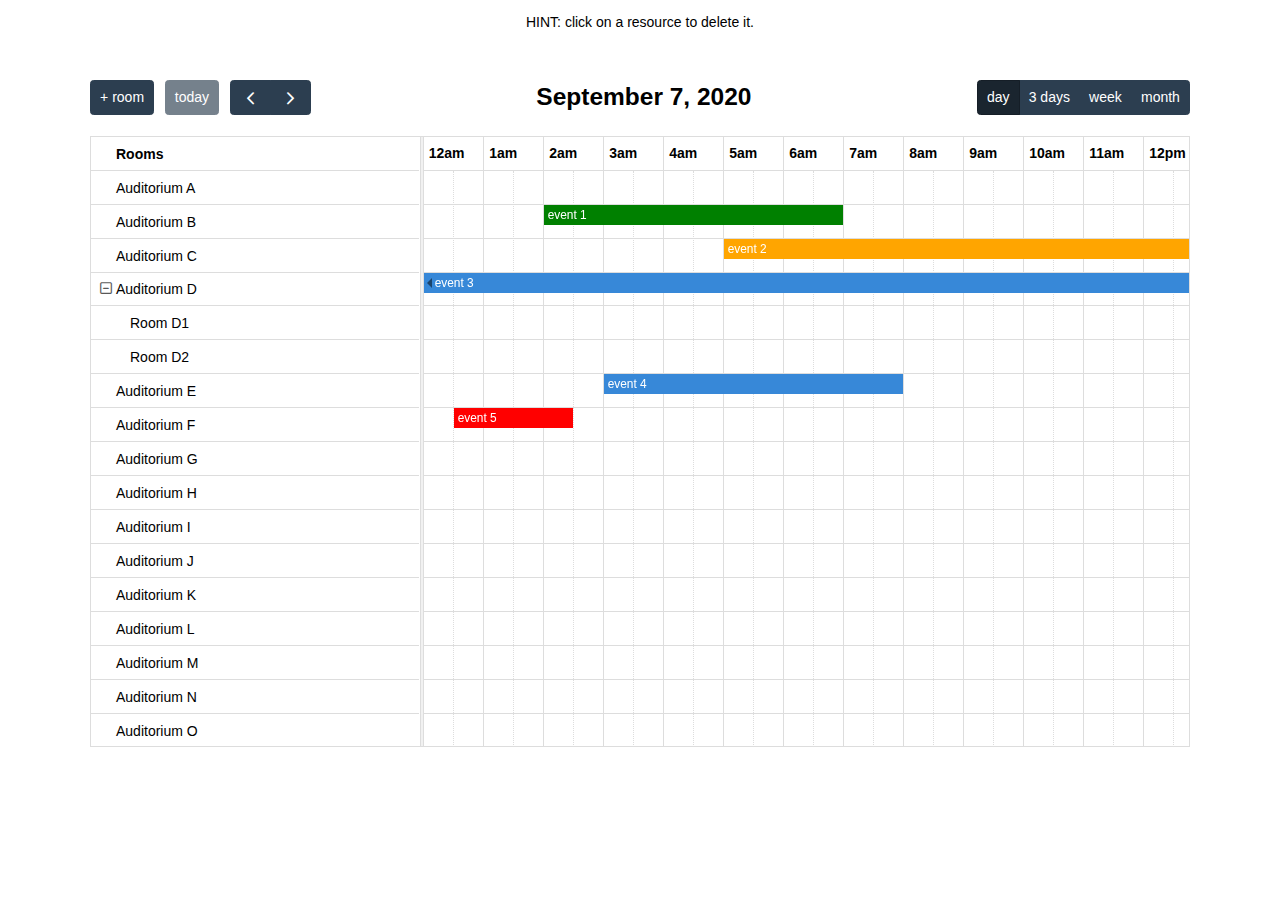
<file: examples/resource-add-remove.html>
<!DOCTYPE html>
<html>
<head>
<meta charset='utf-8' />
<link href='../lib/main.css' rel='stylesheet' />
<script src='../lib/main.js'></script>
<script>

  document.addEventListener('DOMContentLoaded', function() {
    var calendarEl = document.getElementById('calendar');

    var calendar = new FullCalendar.Calendar(calendarEl, {
      now: '2020-09-07',
      editable: true,
      aspectRatio: 1.8,
      scrollTime: '00:00',
      headerToolbar: {
        left: 'promptResource today prev,next',
        center: 'title',
        right: 'resourceTimelineDay,resourceTimelineThreeDays,timeGridWeek,dayGridMonth'
      },
      customButtons: {
        promptResource: {
          text: '+ room',
          click: function() {
            var title = prompt('Room name');
            if (title) {
              calendar.addResource({ title: title });
            }
          }
        }
      },
      initialView: 'resourceTimelineDay',
      views: {
        resourceTimelineThreeDays: {
          type: 'resourceTimeline',
          duration: { days: 3 },
          buttonText: '3 days'
        }
      },
      resourceAreaHeaderContent: 'Rooms',
      resourceLabelDidMount: function(arg) {
        var resource = arg.resource;

        arg.el.addEventListener('click', function() {
          if (confirm('Are you sure you want to delete ' + resource.title + '?')) {
            resource.remove();
          }
        });
      },
      resources: [
        { id: 'a', title: 'Auditorium A' },
        { id: 'b', title: 'Auditorium B', eventColor: 'green' },
        { id: 'c', title: 'Auditorium C', eventColor: 'orange' },
        { id: 'd', title: 'Auditorium D', children: [
          { id: 'd1', title: 'Room D1' },
          { id: 'd2', title: 'Room D2' }
        ] },
        { id: 'e', title: 'Auditorium E' },
        { id: 'f', title: 'Auditorium F', eventColor: 'red' },
        { id: 'g', title: 'Auditorium G' },
        { id: 'h', title: 'Auditorium H' },
        { id: 'i', title: 'Auditorium I' },
        { id: 'j', title: 'Auditorium J' },
        { id: 'k', title: 'Auditorium K' },
        { id: 'l', title: 'Auditorium L' },
        { id: 'm', title: 'Auditorium M' },
        { id: 'n', title: 'Auditorium N' },
        { id: 'o', title: 'Auditorium O' },
        { id: 'p', title: 'Auditorium P' },
        { id: 'q', title: 'Auditorium Q' },
        { id: 'r', title: 'Auditorium R' },
        { id: 's', title: 'Auditorium S' },
        { id: 't', title: 'Auditorium T' },
        { id: 'u', title: 'Auditorium U' },
        { id: 'v', title: 'Auditorium V' },
        { id: 'w', title: 'Auditorium W' },
        { id: 'x', title: 'Auditorium X' },
        { id: 'y', title: 'Auditorium Y' },
        { id: 'z', title: 'Auditorium Z' }
      ],
      events: [
        { id: '1', resourceId: 'b', start: '2020-09-07T02:00:00', end: '2020-09-07T07:00:00', title: 'event 1' },
        { id: '2', resourceId: 'c', start: '2020-09-07T05:00:00', end: '2020-09-07T22:00:00', title: 'event 2' },
        { id: '3', resourceId: 'd', start: '2020-09-06', end: '2020-09-08', title: 'event 3' },
        { id: '4', resourceId: 'e', start: '2020-09-07T03:00:00', end: '2020-09-07T08:00:00', title: 'event 4' },
        { id: '5', resourceId: 'f', start: '2020-09-07T00:30:00', end: '2020-09-07T02:30:00', title: 'event 5' }
      ]
    });

    calendar.render();
  });

</script>
<style>

  body {
    margin: 0;
    padding: 0;
    font-family: Arial, Helvetica Neue, Helvetica, sans-serif;
    font-size: 14px;
  }

  p {
    text-align: center;
  }

  #calendar {
    max-width: 1100px;
    margin: 50px auto;
  }

  .fc-datagrid-body td {
    cursor: pointer;
  }

</style>
</head>
<body>

  <p>
    HINT: click on a resource to delete it.
  </p>

  <div id='calendar'></div>

</body>
</html>
</file>
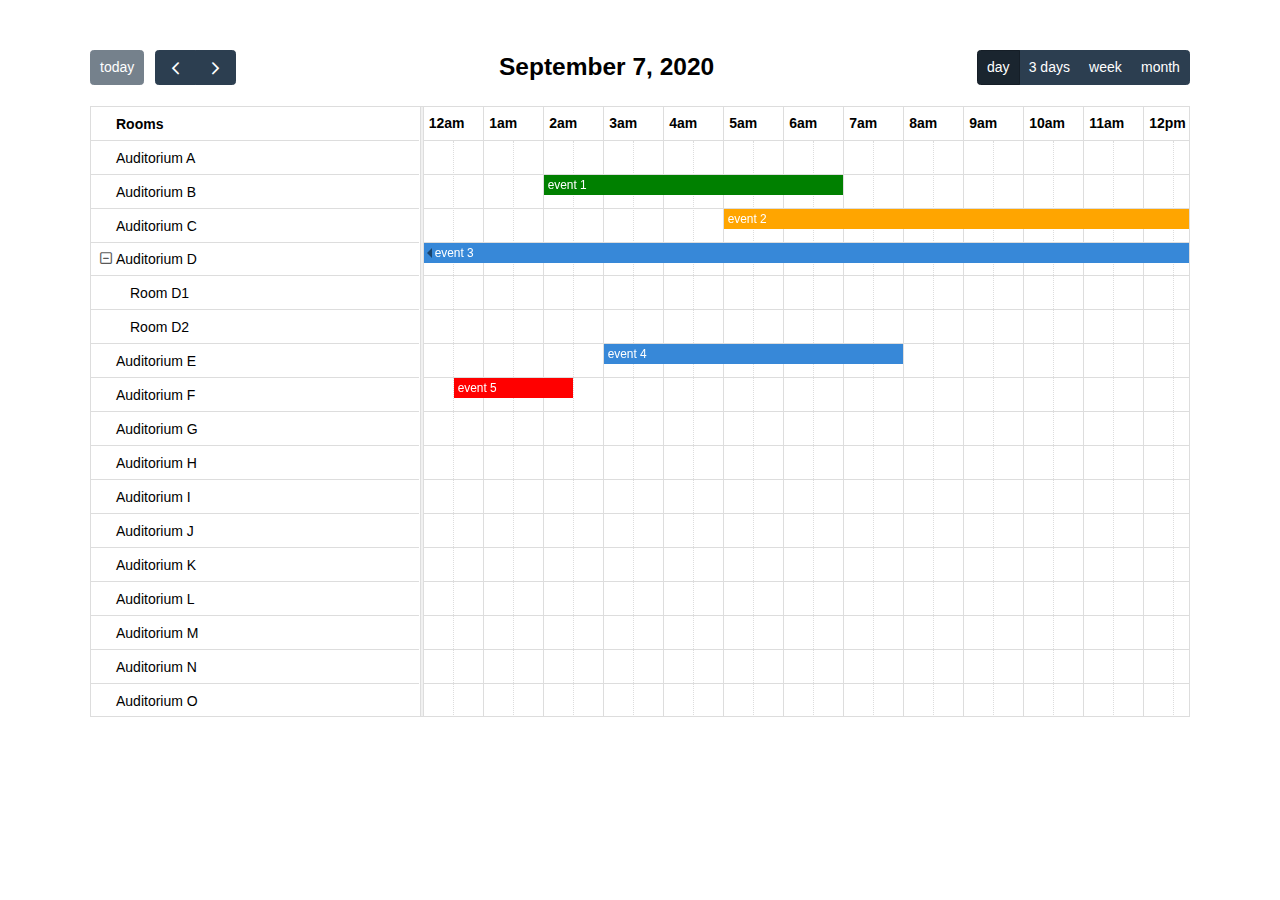
<file: examples/resource-event-json.html>
<!DOCTYPE html>
<html>
<head>
<meta charset='utf-8' />
<link href='../lib/main.css' rel='stylesheet' />
<script src='../lib/main.js'></script>
<script>

  document.addEventListener('DOMContentLoaded', function() {
    var calendarEl = document.getElementById('calendar');

    var calendar = new FullCalendar.Calendar(calendarEl, {
      now: '2020-09-07',
      editable: true, // enable draggable events
      aspectRatio: 1.8,
      scrollTime: '00:00', // undo default 6am scrollTime
      headerToolbar: {
        left: 'today prev,next',
        center: 'title',
        right: 'resourceTimelineDay,resourceTimelineThreeDays,timeGridWeek,dayGridMonth'
      },
      initialView: 'resourceTimelineDay',
      views: {
        resourceTimelineThreeDays: {
          type: 'resourceTimeline',
          duration: { days: 3 },
          buttonText: '3 days'
        }
      },
      resourceAreaHeaderContent: 'Rooms',

      resources: { // you can also specify a plain string like 'json/resources.json'
        url: 'json/resources.json',
        failure: function() {
          document.getElementById('script-warning').style.display = 'block';
        }
      },

      events: { // you can also specify a plain string like 'json/events-for-resources.json'
        url: 'json/events-for-resources.json',
        failure: function() {
          document.getElementById('script-warning').style.display = 'block';
        }
      }
    });

    calendar.render();
  });

</script>
<style>

  body {
    margin: 0;
    padding: 0;
    font-family: Arial, Helvetica Neue, Helvetica, sans-serif;
    font-size: 14px;
  }

  #script-warning {
    display: none;
    background: #eee;
    border-bottom: 1px solid #ddd;
    padding: 0 10px;
    line-height: 40px;
    text-align: center;
    font-weight: bold;
    font-size: 12px;
    color: red;
  }

  #loading {
    display: none;
    position: absolute;
    top: 10px;
    right: 10px;
  }

  #calendar {
    max-width: 1100px;
    margin: 50px auto;
  }

</style>
</head>
<body>

  <div id='script-warning'>
    This page should be running from a webserver, to allow fetching from the <code>json/</code> directory.
  </div>

  <div id='loading'>loading...</div>

  <div id='calendar'></div>

</body>
</html>
</file>
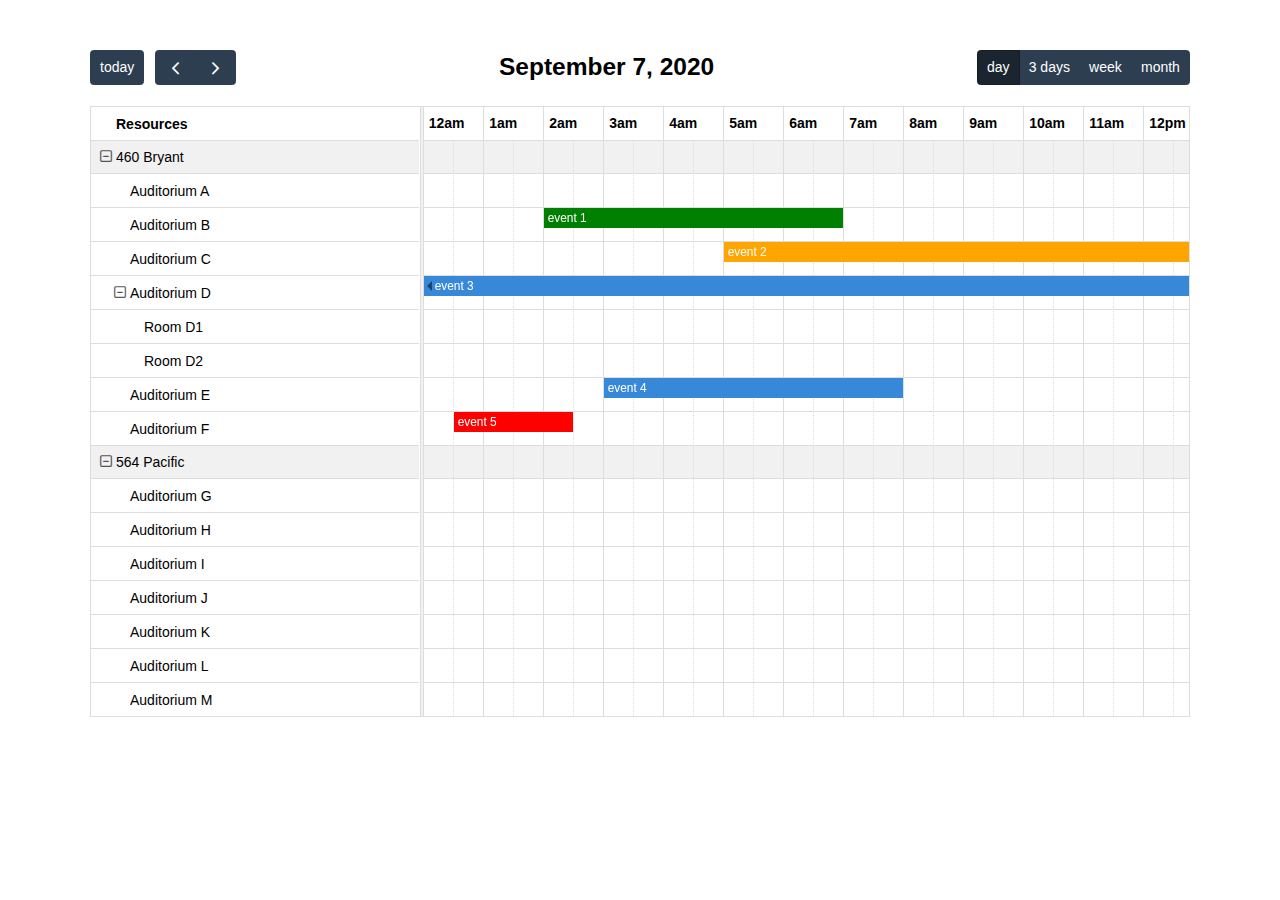
<file: examples/resource-grouping.html>
<!DOCTYPE html>
<html>
<head>
<meta charset='utf-8' />
<link href='../lib/main.css' rel='stylesheet' />
<script src='../lib/main.js'></script>
<script>

  document.addEventListener('DOMContentLoaded', function() {
    var calendarEl = document.getElementById('calendar');

    var calendar = new FullCalendar.Calendar(calendarEl, {
      initialDate: '2020-09-07',
      editable: true,
      selectable: true,
      nowIndicator: true,
      aspectRatio: 1.8,
      scrollTime: '00:00',
      headerToolbar: {
        left: 'today prev,next',
        center: 'title',
        right: 'resourceTimelineDay,resourceTimelineThreeDays,timeGridWeek,dayGridMonth'
      },
      initialView: 'resourceTimelineDay',
      views: {
        resourceTimelineThreeDays: {
          type: 'resourceTimeline',
          duration: { days: 3 },
          buttonText: '3 days'
        }
      },
      resourceGroupField: 'building',
      resources: [
        { id: 'a', building: '460 Bryant', title: 'Auditorium A' },
        { id: 'b', building: '460 Bryant', title: 'Auditorium B', eventColor: 'green' },
        { id: 'c', building: '460 Bryant', title: 'Auditorium C', eventColor: 'orange' },
        { id: 'd', building: '460 Bryant', title: 'Auditorium D', children: [
          { id: 'd1', title: 'Room D1', occupancy: 10 },
          { id: 'd2', title: 'Room D2', occupancy: 10 }
        ] },
        { id: 'e', building: '460 Bryant', title: 'Auditorium E' },
        { id: 'f', building: '460 Bryant', title: 'Auditorium F', eventColor: 'red' },
        { id: 'g', building: '564 Pacific', title: 'Auditorium G' },
        { id: 'h', building: '564 Pacific', title: 'Auditorium H' },
        { id: 'i', building: '564 Pacific', title: 'Auditorium I' },
        { id: 'j', building: '564 Pacific', title: 'Auditorium J' },
        { id: 'k', building: '564 Pacific', title: 'Auditorium K' },
        { id: 'l', building: '564 Pacific', title: 'Auditorium L' },
        { id: 'm', building: '564 Pacific', title: 'Auditorium M' },
        { id: 'n', building: '564 Pacific', title: 'Auditorium N' },
        { id: 'o', building: '564 Pacific', title: 'Auditorium O' },
        { id: 'p', building: '564 Pacific', title: 'Auditorium P' },
        { id: 'q', building: '564 Pacific', title: 'Auditorium Q' },
        { id: 'r', building: '564 Pacific', title: 'Auditorium R' },
        { id: 's', building: '564 Pacific', title: 'Auditorium S' },
        { id: 't', building: '564 Pacific', title: 'Auditorium T' },
        { id: 'u', building: '564 Pacific', title: 'Auditorium U' },
        { id: 'v', building: '564 Pacific', title: 'Auditorium V' },
        { id: 'w', building: '564 Pacific', title: 'Auditorium W' },
        { id: 'x', building: '564 Pacific', title: 'Auditorium X' },
        { id: 'y', building: '564 Pacific', title: 'Auditorium Y' },
        { id: 'z', building: '564 Pacific', title: 'Auditorium Z' }
      ],
      events: [
        { id: '1', resourceId: 'b', start: '2020-09-07T02:00:00', end: '2020-09-07T07:00:00', title: 'event 1' },
        { id: '2', resourceId: 'c', start: '2020-09-07T05:00:00', end: '2020-09-07T22:00:00', title: 'event 2' },
        { id: '3', resourceId: 'd', start: '2020-09-06', end: '2020-09-08', title: 'event 3' },
        { id: '4', resourceId: 'e', start: '2020-09-07T03:00:00', end: '2020-09-07T08:00:00', title: 'event 4' },
        { id: '5', resourceId: 'f', start: '2020-09-07T00:30:00', end: '2020-09-07T02:30:00', title: 'event 5' }
      ]
    });

    calendar.render();
  });

</script>
<style>

  body {
    margin: 0;
    padding: 0;
    font-family: Arial, Helvetica Neue, Helvetica, sans-serif;
    font-size: 14px;
  }

  #calendar {
    max-width: 1100px;
    margin: 50px auto;
  }

</style>
</head>
<body>

  <div id='calendar'></div>

</body>
</html>
</file>
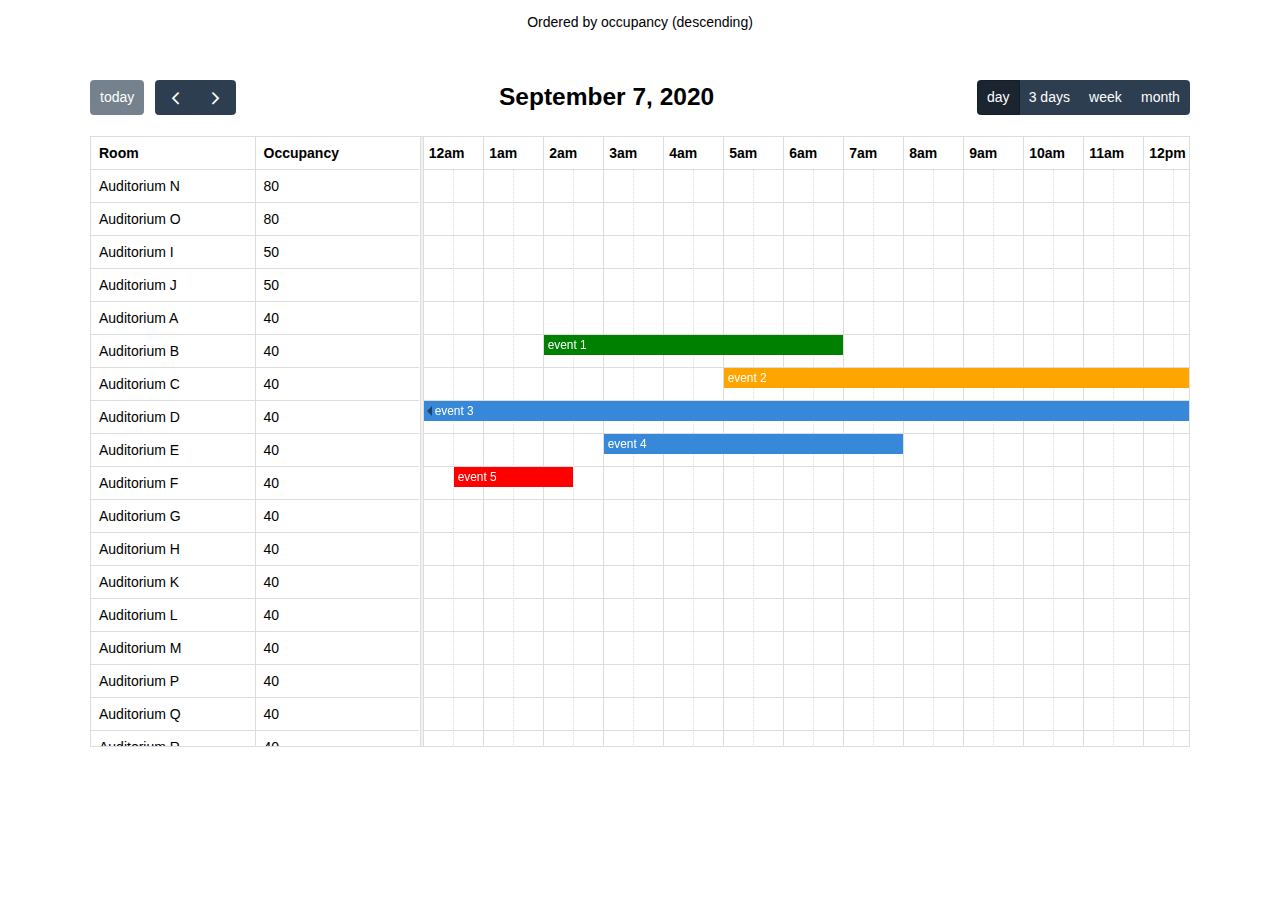
<file: examples/resource-ordering.html>
<!DOCTYPE html>
<html>
<head>
<meta charset='utf-8' />
<link href='../lib/main.css' rel='stylesheet' />
<script src='../lib/main.js'></script>
<script>

  document.addEventListener('DOMContentLoaded', function() {
    var calendarEl = document.getElementById('calendar');

    var calendar = new FullCalendar.Calendar(calendarEl, {
      now: '2020-09-07',
      editable: true,
      aspectRatio: 1.8,
      scrollTime: '00:00',
      headerToolbar: {
        left: 'today prev,next',
        center: 'title',
        right: 'resourceTimelineDay,resourceTimelineThreeDays,timeGridWeek,dayGridMonth'
      },
      initialView: 'resourceTimelineDay',
      views: {
        resourceTimelineThreeDays: {
          type: 'resourceTimeline',
          duration: { days: 3 },
          buttonText: '3 days'
        }
      },
      resourceAreaWidth: '30%',
      resourceAreaColumns: [
        {
          headerContent: 'Room',
          field: 'title'
        },
        {
          headerContent: 'Occupancy',
          field: 'occupancy'
        }
      ],
      resourceOrder: '-occupancy,title', // when occupancy tied, order by title
      resources: [
        { id: 'a', title: 'Auditorium A', occupancy: 40 },
        { id: 'b', title: 'Auditorium B', occupancy: 40, eventColor: 'green' },
        { id: 'c', title: 'Auditorium C', occupancy: 40, eventColor: 'orange' },
        { id: 'd', title: 'Auditorium D', occupancy: 40 },
        { id: 'e', title: 'Auditorium E', occupancy: 40 },
        { id: 'f', title: 'Auditorium F', occupancy: 40, eventColor: 'red' },
        { id: 'g', title: 'Auditorium G', occupancy: 40 },
        { id: 'h', title: 'Auditorium H', occupancy: 40 },
        { id: 'i', title: 'Auditorium I', occupancy: 50 },
        { id: 'j', title: 'Auditorium J', occupancy: 50 },
        { id: 'k', title: 'Auditorium K', occupancy: 40 },
        { id: 'l', title: 'Auditorium L', occupancy: 40 },
        { id: 'm', title: 'Auditorium M', occupancy: 40 },
        { id: 'n', title: 'Auditorium N', occupancy: 80 },
        { id: 'o', title: 'Auditorium O', occupancy: 80 },
        { id: 'p', title: 'Auditorium P', occupancy: 40 },
        { id: 'q', title: 'Auditorium Q', occupancy: 40 },
        { id: 'r', title: 'Auditorium R', occupancy: 40 },
        { id: 's', title: 'Auditorium S', occupancy: 40 },
        { id: 't', title: 'Auditorium T', occupancy: 40 },
        { id: 'u', title: 'Auditorium U', occupancy: 40 },
        { id: 'v', title: 'Auditorium V', occupancy: 40 },
        { id: 'w', title: 'Auditorium W', occupancy: 40 },
        { id: 'x', title: 'Auditorium X', occupancy: 40 },
        { id: 'y', title: 'Auditorium Y', occupancy: 40 },
        { id: 'z', title: 'Auditorium Z', occupancy: 40 }
      ],
      events: [
        { id: '1', resourceId: 'b', start: '2020-09-07T02:00:00', end: '2020-09-07T07:00:00', title: 'event 1' },
        { id: '2', resourceId: 'c', start: '2020-09-07T05:00:00', end: '2020-09-07T22:00:00', title: 'event 2' },
        { id: '3', resourceId: 'd', start: '2020-09-06', end: '2020-09-08', title: 'event 3' },
        { id: '4', resourceId: 'e', start: '2020-09-07T03:00:00', end: '2020-09-07T08:00:00', title: 'event 4' },
        { id: '5', resourceId: 'f', start: '2020-09-07T00:30:00', end: '2020-09-07T02:30:00', title: 'event 5' }
      ]
    });

    calendar.render();
  });

</script>
<style>

  body {
    margin: 0;
    padding: 0;
    font-family: Arial, Helvetica Neue, Helvetica, sans-serif;
    font-size: 14px;
  }

  p {
    text-align: center;
  }

  #calendar {
    max-width: 1100px;
    margin: 50px auto;
  }

</style>
</head>
<body>

  <p>Ordered by occupancy (descending)</p>

  <div id='calendar'></div>

</body>
</html>
</file>
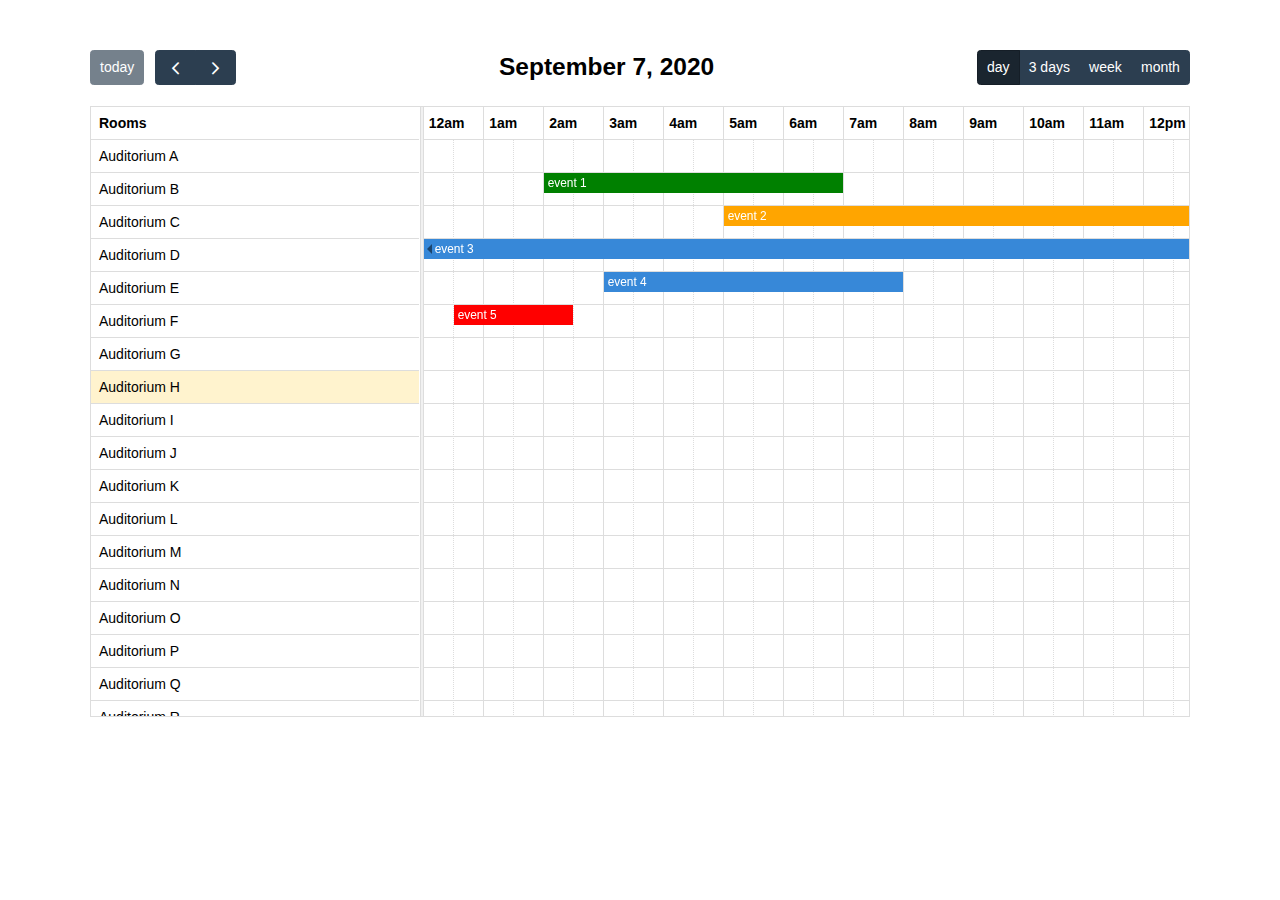
<file: examples/resource-render-hooks.html>
<!DOCTYPE html>
<html>
<head>
<meta charset='utf-8' />
<link href='../lib/main.css' rel='stylesheet' />
<script src='../lib/main.js'></script>
<script>

  document.addEventListener('DOMContentLoaded', function() {
    var calendarEl = document.getElementById('calendar');

    var calendar = new FullCalendar.Calendar(calendarEl, {
      now: '2020-09-07',
      editable: true, // enable draggable events
      aspectRatio: 1.8,
      scrollTime: '00:00', // undo default 6am scrollTime
      headerToolbar: {
        left: 'today prev,next',
        center: 'title',
        right: 'resourceTimelineDay,resourceTimelineThreeDays,timeGridWeek,dayGridMonth'
      },
      initialView: 'resourceTimelineDay',
      views: {
        resourceTimelineThreeDays: {
          type: 'resourceTimeline',
          duration: { days: 3 },
          buttonText: '3 days'
        }
      },
      resourceAreaHeaderContent: 'Rooms',
      resourceLabelContent: function(arg) {
        return 'Auditorium ' + arg.resource.id.toUpperCase();
      },
      resourceLabelDidMount: function(arg) {
        if (arg.resource.id == 'h') {
          arg.el.style.backgroundColor = 'rgb(255, 243, 206)';
        }
      },
      resources: [
        { id: 'a' },
        { id: 'b', eventColor: 'green' },
        { id: 'c', eventColor: 'orange' },
        { id: 'd' },
        { id: 'e' },
        { id: 'f', eventColor: 'red' },
        { id: 'g' },
        { id: 'h' },
        { id: 'i' },
        { id: 'j' },
        { id: 'k' },
        { id: 'l' },
        { id: 'm' },
        { id: 'n' },
        { id: 'o' },
        { id: 'p' },
        { id: 'q' },
        { id: 'r' },
        { id: 's' },
        { id: 't' },
        { id: 'u' },
        { id: 'v' },
        { id: 'w' },
        { id: 'x' },
        { id: 'y' },
        { id: 'z' }
      ],
      events: [
        { id: '1', resourceId: 'b', start: '2020-09-07T02:00:00', end: '2020-09-07T07:00:00', title: 'event 1' },
        { id: '2', resourceId: 'c', start: '2020-09-07T05:00:00', end: '2020-09-07T22:00:00', title: 'event 2' },
        { id: '3', resourceId: 'd', start: '2020-09-06', end: '2020-09-08', title: 'event 3' },
        { id: '4', resourceId: 'e', start: '2020-09-07T03:00:00', end: '2020-09-07T08:00:00', title: 'event 4' },
        { id: '5', resourceId: 'f', start: '2020-09-07T00:30:00', end: '2020-09-07T02:30:00', title: 'event 5' }
      ]
    });

    calendar.render();
  });

</script>
<style>

  body {
    margin: 0;
    padding: 0;
    font-family: Arial, Helvetica Neue, Helvetica, sans-serif;
    font-size: 14px;
  }

  #calendar {
    max-width: 1100px;
    margin: 50px auto;
  }

</style>
</head>
<body>

  <div id='calendar'></div>

</body>
</html>
</file>
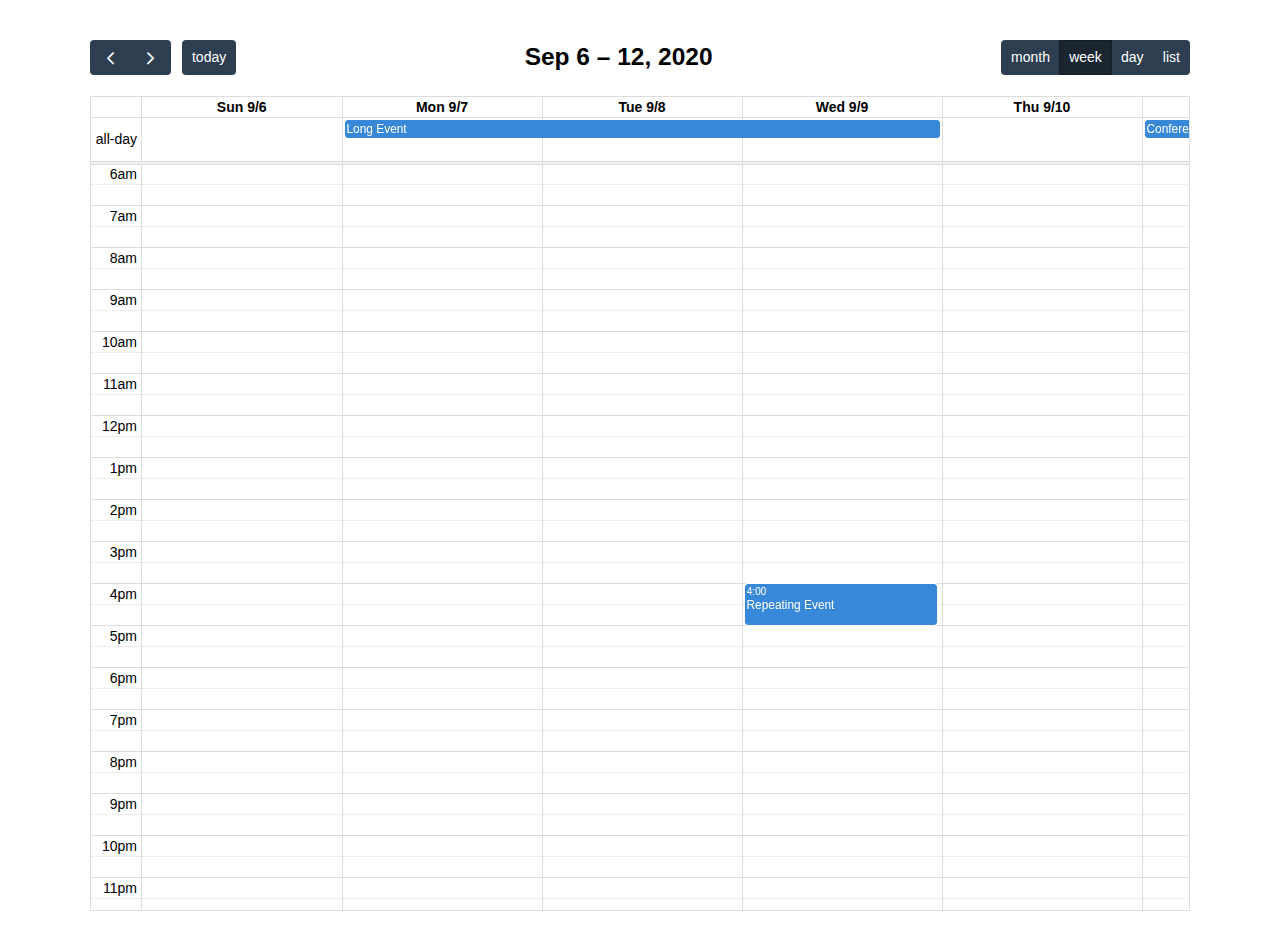
<file: examples/timegrid-views-hscroll.html>
<!DOCTYPE html>
<html>
<head>
<meta charset='utf-8' />
<link href='../lib/main.css' rel='stylesheet' />
<script src='../lib/main.js'></script>
<script>

  document.addEventListener('DOMContentLoaded', function() {
    var calendarEl = document.getElementById('calendar');

    var calendar = new FullCalendar.Calendar(calendarEl, {
      dayMinWidth: 200,
      headerToolbar: {
        left: 'prev,next today',
        center: 'title',
        right: 'dayGridMonth,timeGridWeek,timeGridDay,listWeek'
      },
      initialDate: '2020-09-12',
      initialView: 'timeGridWeek',
      navLinks: true, // can click day/week names to navigate views
      editable: true,
      dayMaxEvents: true, // allow "more" link when too many events
      events: [
        {
          title: 'All Day Event',
          start: '2020-09-01',
        },
        {
          title: 'Long Event',
          start: '2020-09-07',
          end: '2020-09-10'
        },
        {
          groupId: 999,
          title: 'Repeating Event',
          start: '2020-09-09T16:00:00'
        },
        {
          groupId: 999,
          title: 'Repeating Event',
          start: '2020-09-16T16:00:00'
        },
        {
          title: 'Conference',
          start: '2020-09-11',
          end: '2020-09-13'
        },
        {
          title: 'Meeting',
          start: '2020-09-12T10:30:00',
          end: '2020-09-12T12:30:00'
        },
        {
          title: 'Lunch',
          start: '2020-09-12T12:00:00'
        },
        {
          title: 'Meeting',
          start: '2020-09-12T14:30:00'
        },
        {
          title: 'Happy Hour',
          start: '2020-09-12T17:30:00'
        },
        {
          title: 'Dinner',
          start: '2020-09-12T20:00:00'
        },
        {
          title: 'Birthday Party',
          start: '2020-09-13T07:00:00'
        },
        {
          title: 'Click for Google',
          url: 'http://google.com/',
          start: '2020-09-28'
        }
      ]
    });

    calendar.render();
  });

</script>
<style>

  body {
    margin: 40px 10px;
    padding: 0;
    font-family: Arial, Helvetica Neue, Helvetica, sans-serif;
    font-size: 14px;
  }

  #calendar {
    max-width: 1100px;
    margin: 0 auto;
  }

</style>
</head>
<body>

  <div id='calendar'></div>

</body>
</html>
</file>
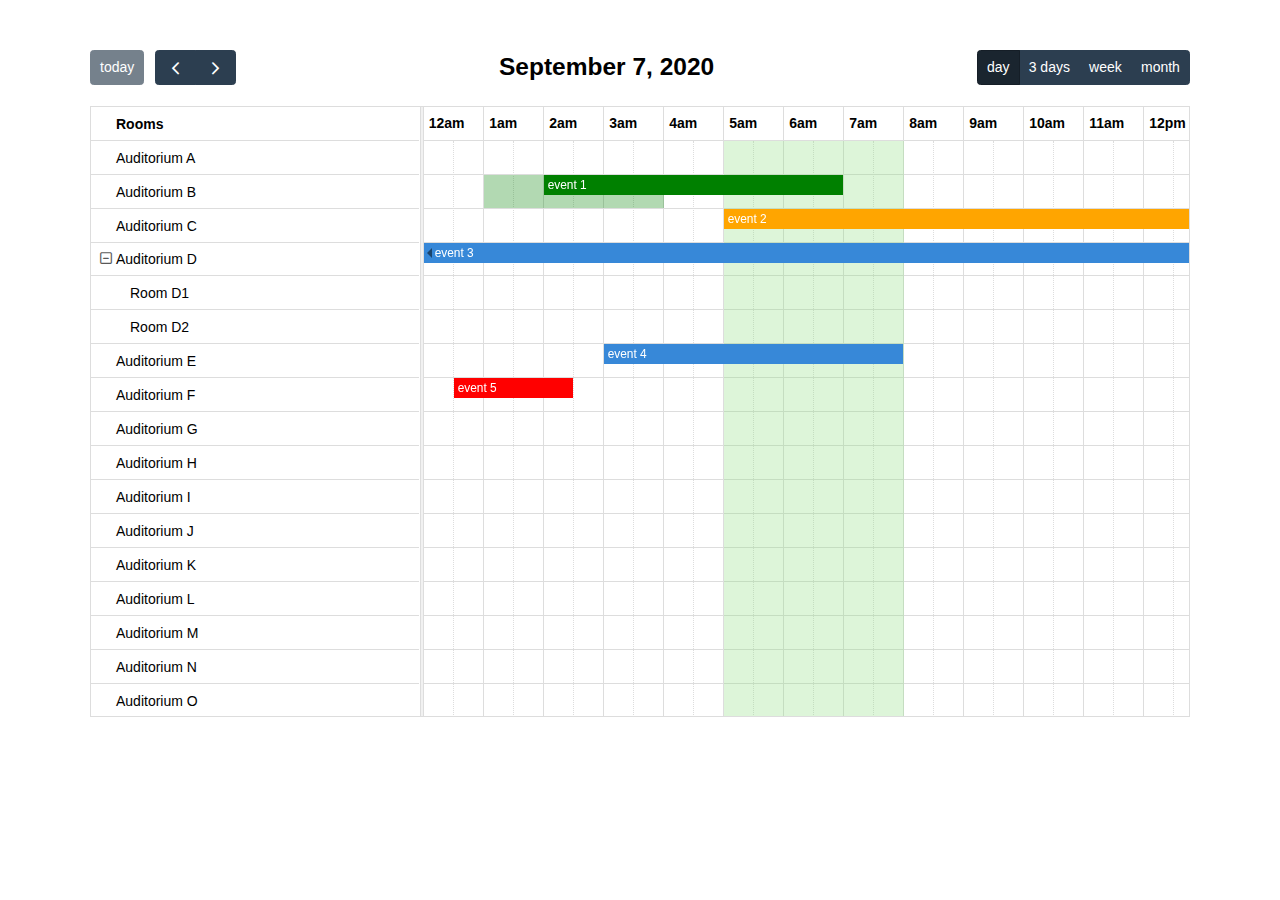
<file: examples/timeline-background-events.html>
<!DOCTYPE html>
<html>
<head>
<meta charset='utf-8' />
<link href='../lib/main.css' rel='stylesheet' />
<script src='../lib/main.js'></script>
<script>

  document.addEventListener('DOMContentLoaded', function() {
    var calendarEl = document.getElementById('calendar');

    var calendar = new FullCalendar.Calendar(calendarEl, {
      now: '2020-09-07',
      editable: true, // enable draggable events
      aspectRatio: 1.8,
      scrollTime: '00:00', // undo default 6am scrollTime
      headerToolbar: {
        left: 'today prev,next',
        center: 'title',
        right: 'resourceTimelineDay,resourceTimelineThreeDays,timeGridWeek,dayGridMonth'
      },
      initialView: 'resourceTimelineDay',
      views: {
        resourceTimelineThreeDays: {
          type: 'resourceTimeline',
          duration: { days: 3 },
          buttonText: '3 days'
        }
      },
      resourceAreaHeaderContent: 'Rooms',
      resources: [
        { id: 'a', title: 'Auditorium A' },
        { id: 'b', title: 'Auditorium B', eventColor: 'green' },
        { id: 'c', title: 'Auditorium C', eventColor: 'orange' },
        { id: 'd', title: 'Auditorium D', children: [
          { id: 'd1', title: 'Room D1' },
          { id: 'd2', title: 'Room D2' }
        ] },
        { id: 'e', title: 'Auditorium E' },
        { id: 'f', title: 'Auditorium F', eventColor: 'red' },
        { id: 'g', title: 'Auditorium G' },
        { id: 'h', title: 'Auditorium H' },
        { id: 'i', title: 'Auditorium I' },
        { id: 'j', title: 'Auditorium J' },
        { id: 'k', title: 'Auditorium K' },
        { id: 'l', title: 'Auditorium L' },
        { id: 'm', title: 'Auditorium M' },
        { id: 'n', title: 'Auditorium N' },
        { id: 'o', title: 'Auditorium O' },
        { id: 'p', title: 'Auditorium P' },
        { id: 'q', title: 'Auditorium Q' },
        { id: 'r', title: 'Auditorium R' },
        { id: 's', title: 'Auditorium S' },
        { id: 't', title: 'Auditorium T' },
        { id: 'u', title: 'Auditorium U' },
        { id: 'v', title: 'Auditorium V' },
        { id: 'w', title: 'Auditorium W' },
        { id: 'x', title: 'Auditorium X' },
        { id: 'y', title: 'Auditorium Y' },
        { id: 'z', title: 'Auditorium Z' }
      ],
      events: [

        // background event, associated with a resource
        { id: 'bg1', resourceId: 'b', display: 'background', start: '2020-09-07T01:00:00', end: '2020-09-07T04:00:00' },

        // background event, NOT associated with a resource
        { id: 'bg2', display: 'background', start: '2020-09-07T05:00:00', end: '2020-09-07T08:00:00' },

        // normal events...
        { id: '1', resourceId: 'b', start: '2020-09-07T02:00:00', end: '2020-09-07T07:00:00', title: 'event 1' },
        { id: '2', resourceId: 'c', start: '2020-09-07T05:00:00', end: '2020-09-07T22:00:00', title: 'event 2' },
        { id: '3', resourceId: 'd', start: '2020-09-06', end: '2020-09-09', title: 'event 3' },
        { id: '4', resourceId: 'e', start: '2020-09-07T03:00:00', end: '2020-09-07T08:00:00', title: 'event 4' },
        { id: '5', resourceId: 'f', start: '2020-09-07T00:30:00', end: '2020-09-07T02:30:00', title: 'event 5' }
      ]
    });

    calendar.render();
  });

</script>
<style>

  body {
    margin: 0;
    padding: 0;
    font-family: Arial, Helvetica Neue, Helvetica, sans-serif;
    font-size: 14px;
  }

  #calendar {
    max-width: 1100px;
    margin: 50px auto;
  }

</style>
</head>
<body>

  <div id='calendar'></div>

</body>
</html>
</file>
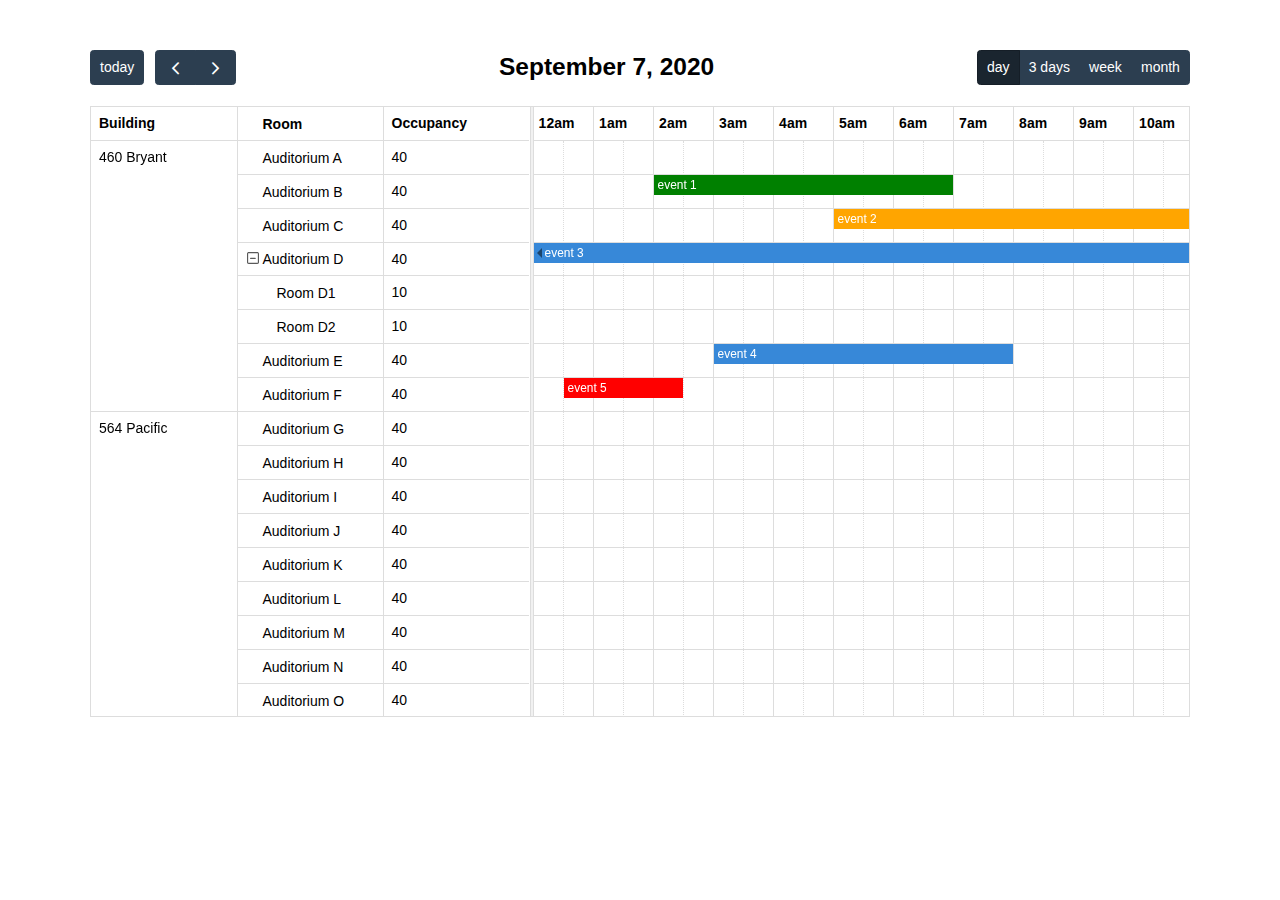
<file: examples/timeline-column-grouping.html>
<!DOCTYPE html>
<html>
<head>
<meta charset='utf-8' />
<link href='../lib/main.css' rel='stylesheet' />
<script src='../lib/main.js'></script>
<script>

  document.addEventListener('DOMContentLoaded', function() {
    var calendarEl = document.getElementById('calendar');

    var calendar = new FullCalendar.Calendar(calendarEl, {
      initialDate: '2020-09-07',
      editable: true,
      selectable: true,
      nowIndicator: true,
      aspectRatio: 1.8,
      scrollTime: '00:00',
      headerToolbar: {
        left: 'today prev,next',
        center: 'title',
        right: 'resourceTimelineDay,resourceTimelineThreeDays,timeGridWeek,dayGridMonth'
      },
      initialView: 'resourceTimelineDay',
      views: {
        resourceTimelineThreeDays: {
          type: 'resourceTimeline',
          duration: { days: 3 },
          buttonText: '3 days'
        }
      },
      resourceAreaWidth: '40%',
      resourceAreaColumns: [
        {
          group: true,
          headerContent: 'Building',
          field: 'building'
        },
        {
          headerContent: 'Room',
          field: 'title'
        },
        {
          headerContent: 'Occupancy',
          field: 'occupancy'
        }
      ],
      resources: [
        { id: 'a', building: '460 Bryant', title: 'Auditorium A', occupancy: 40 },
        { id: 'b', building: '460 Bryant', title: 'Auditorium B', occupancy: 40, eventColor: 'green' },
        { id: 'c', building: '460 Bryant', title: 'Auditorium C', occupancy: 40, eventColor: 'orange' },
        { id: 'd', building: '460 Bryant', title: 'Auditorium D', occupancy: 40, children: [
          { id: 'd1', title: 'Room D1', occupancy: 10 },
          { id: 'd2', title: 'Room D2', occupancy: 10 }
        ] },
        { id: 'e', building: '460 Bryant', title: 'Auditorium E', occupancy: 40 },
        { id: 'f', building: '460 Bryant', title: 'Auditorium F', occupancy: 40, eventColor: 'red' },
        { id: 'g', building: '564 Pacific', title: 'Auditorium G', occupancy: 40 },
        { id: 'h', building: '564 Pacific', title: 'Auditorium H', occupancy: 40 },
        { id: 'i', building: '564 Pacific', title: 'Auditorium I', occupancy: 40 },
        { id: 'j', building: '564 Pacific', title: 'Auditorium J', occupancy: 40 },
        { id: 'k', building: '564 Pacific', title: 'Auditorium K', occupancy: 40 },
        { id: 'l', building: '564 Pacific', title: 'Auditorium L', occupancy: 40 },
        { id: 'm', building: '564 Pacific', title: 'Auditorium M', occupancy: 40 },
        { id: 'n', building: '564 Pacific', title: 'Auditorium N', occupancy: 40 },
        { id: 'o', building: '564 Pacific', title: 'Auditorium O', occupancy: 40 },
        { id: 'p', building: '564 Pacific', title: 'Auditorium P', occupancy: 40 },
        { id: 'q', building: '564 Pacific', title: 'Auditorium Q', occupancy: 40 },
        { id: 'r', building: '564 Pacific', title: 'Auditorium R', occupancy: 40 },
        { id: 's', building: '564 Pacific', title: 'Auditorium S', occupancy: 40 },
        { id: 't', building: '564 Pacific', title: 'Auditorium T', occupancy: 40 },
        { id: 'u', building: '564 Pacific', title: 'Auditorium U', occupancy: 40 },
        { id: 'v', building: '564 Pacific', title: 'Auditorium V', occupancy: 40 },
        { id: 'w', building: '564 Pacific', title: 'Auditorium W', occupancy: 40 },
        { id: 'x', building: '564 Pacific', title: 'Auditorium X', occupancy: 40 },
        { id: 'y', building: '564 Pacific', title: 'Auditorium Y', occupancy: 40 },
        { id: 'z', building: '564 Pacific', title: 'Auditorium Z', occupancy: 40 }
      ],
      events: [
        { id: '1', resourceId: 'b', start: '2020-09-07T02:00:00', end: '2020-09-07T07:00:00', title: 'event 1' },
        { id: '2', resourceId: 'c', start: '2020-09-07T05:00:00', end: '2020-09-07T22:00:00', title: 'event 2' },
        { id: '3', resourceId: 'd', start: '2020-09-06', end: '2020-09-08', title: 'event 3' },
        { id: '4', resourceId: 'e', start: '2020-09-07T03:00:00', end: '2020-09-07T08:00:00', title: 'event 4' },
        { id: '5', resourceId: 'f', start: '2020-09-07T00:30:00', end: '2020-09-07T02:30:00', title: 'event 5' }
      ]
    });

    calendar.render();
  });

</script>
<style>

  body {
    margin: 0;
    padding: 0;
    font-family: Arial, Helvetica Neue, Helvetica, sans-serif;
    font-size: 14px;
  }

  #calendar {
    max-width: 1100px;
    margin: 50px auto;
  }

</style>
</head>
<body>

  <div id='calendar'></div>

</body>
</html>
</file>
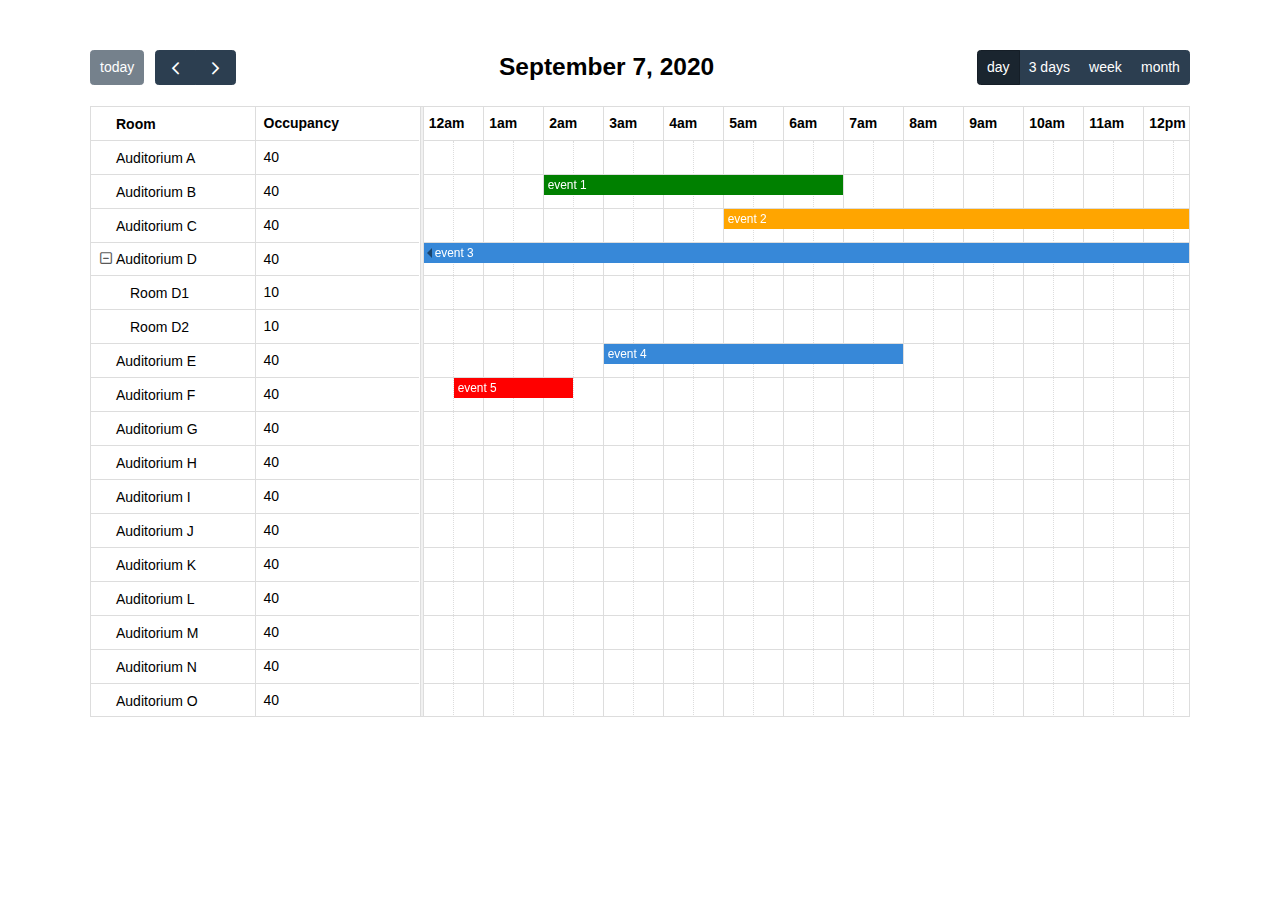
<file: examples/timeline-columns.html>
<!DOCTYPE html>
<html>
<head>
<meta charset='utf-8' />
<link href='../lib/main.css' rel='stylesheet' />
<script src='../lib/main.js'></script>
<script>

  document.addEventListener('DOMContentLoaded', function() {
    var calendarEl = document.getElementById('calendar');

    var calendar = new FullCalendar.Calendar(calendarEl, {
      now: '2020-09-07',
      editable: true,
      aspectRatio: 1.8,
      scrollTime: '00:00',
      headerToolbar: {
        left: 'today prev,next',
        center: 'title',
        right: 'resourceTimelineDay,resourceTimelineThreeDays,timeGridWeek,dayGridMonth'
      },
      initialView: 'resourceTimelineDay',
      views: {
        resourceTimelineThreeDays: {
          type: 'resourceTimeline',
          duration: { days: 3 },
          buttonText: '3 days'
        }
      },
      resourceAreaWidth: '30%',
      resourceAreaColumns: [
        {
          headerContent: 'Room',
          field: 'title'
        },
        {
          headerContent: 'Occupancy',
          field: 'occupancy'
        }
      ],
      resources: [
        { id: 'a', title: 'Auditorium A', occupancy: 40 },
        { id: 'b', title: 'Auditorium B', occupancy: 40, eventColor: 'green' },
        { id: 'c', title: 'Auditorium C', occupancy: 40, eventColor: 'orange' },
        { id: 'd', title: 'Auditorium D', occupancy: 40, children: [
          { id: 'd1', title: 'Room D1', occupancy: 10 },
          { id: 'd2', title: 'Room D2', occupancy: 10 }
        ] },
        { id: 'e', title: 'Auditorium E', occupancy: 40 },
        { id: 'f', title: 'Auditorium F', occupancy: 40, eventColor: 'red' },
        { id: 'g', title: 'Auditorium G', occupancy: 40 },
        { id: 'h', title: 'Auditorium H', occupancy: 40 },
        { id: 'i', title: 'Auditorium I', occupancy: 40 },
        { id: 'j', title: 'Auditorium J', occupancy: 40 },
        { id: 'k', title: 'Auditorium K', occupancy: 40 },
        { id: 'l', title: 'Auditorium L', occupancy: 40 },
        { id: 'm', title: 'Auditorium M', occupancy: 40 },
        { id: 'n', title: 'Auditorium N', occupancy: 40 },
        { id: 'o', title: 'Auditorium O', occupancy: 40 },
        { id: 'p', title: 'Auditorium P', occupancy: 40 },
        { id: 'q', title: 'Auditorium Q', occupancy: 40 },
        { id: 'r', title: 'Auditorium R', occupancy: 40 },
        { id: 's', title: 'Auditorium S', occupancy: 40 },
        { id: 't', title: 'Auditorium T', occupancy: 40 },
        { id: 'u', title: 'Auditorium U', occupancy: 40 },
        { id: 'v', title: 'Auditorium V', occupancy: 40 },
        { id: 'w', title: 'Auditorium W', occupancy: 40 },
        { id: 'x', title: 'Auditorium X', occupancy: 40 },
        { id: 'y', title: 'Auditorium Y', occupancy: 40 },
        { id: 'z', title: 'Auditorium Z', occupancy: 40 }
      ],
      events: [
        { id: '1', resourceId: 'b', start: '2020-09-07T02:00:00', end: '2020-09-07T07:00:00', title: 'event 1' },
        { id: '2', resourceId: 'c', start: '2020-09-07T05:00:00', end: '2020-09-07T22:00:00', title: 'event 2' },
        { id: '3', resourceId: 'd', start: '2020-09-06', end: '2020-09-08', title: 'event 3' },
        { id: '4', resourceId: 'e', start: '2020-09-07T03:00:00', end: '2020-09-07T08:00:00', title: 'event 4' },
        { id: '5', resourceId: 'f', start: '2020-09-07T00:30:00', end: '2020-09-07T02:30:00', title: 'event 5' }
      ]
    });

    calendar.render();
  });

</script>
<style>

  body {
    margin: 0;
    padding: 0;
    font-family: Arial, Helvetica Neue, Helvetica, sans-serif;
    font-size: 14px;
  }

  #calendar {
    max-width: 1100px;
    margin: 50px auto;
  }

</style>
</head>
<body>

  <div id='calendar'></div>

</body>
</html>
</file>
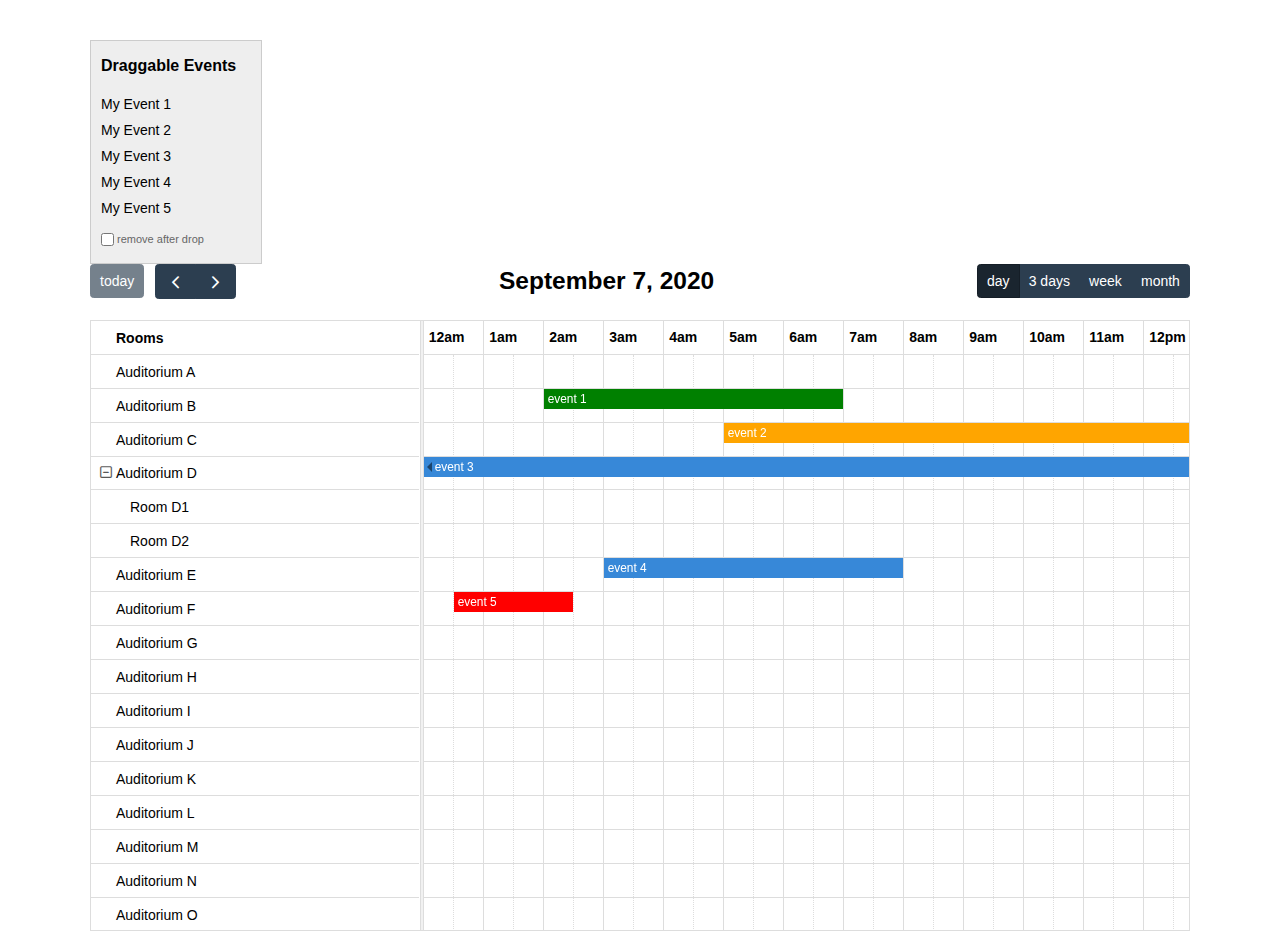
<file: examples/timeline-external-dragging.html>
<!DOCTYPE html>
<html>
<head>
<meta charset='utf-8' />
<link href='../lib/main.css' rel='stylesheet' />
<script src='../lib/main.js'></script>
<script>

  document.addEventListener('DOMContentLoaded', function() {

    /* initialize the external events
    -----------------------------------------------------------------*/

    var containerEl = document.getElementById('external-events');
    new FullCalendar.Draggable(containerEl, {
      itemSelector: '.fc-event',
      eventData: function(eventEl) {
        return {
          title: eventEl.innerText.trim()
        }
      }
    });

    /* initialize the calendar
    -----------------------------------------------------------------*/

    var calendarEl = document.getElementById('calendar');
    var calendar = new FullCalendar.Calendar(calendarEl, {
      now: '2020-09-07',
      editable: true, // enable draggable events
      droppable: true, // this allows things to be dropped onto the calendar
      aspectRatio: 1.8,
      scrollTime: '00:00', // undo default 6am scrollTime
      headerToolbar: {
        left: 'today prev,next',
        center: 'title',
        right: 'resourceTimelineDay,resourceTimelineThreeDays,timeGridWeek,dayGridMonth'
      },
      initialView: 'resourceTimelineDay',
      views: {
        resourceTimelineThreeDays: {
          type: 'resourceTimeline',
          duration: { days: 3 },
          buttonText: '3 days'
        }
      },
      resourceAreaHeaderContent: 'Rooms',
      resources: [
        { id: 'a', title: 'Auditorium A' },
        { id: 'b', title: 'Auditorium B', eventColor: 'green' },
        { id: 'c', title: 'Auditorium C', eventColor: 'orange' },
        { id: 'd', title: 'Auditorium D', children: [
          { id: 'd1', title: 'Room D1' },
          { id: 'd2', title: 'Room D2' }
        ] },
        { id: 'e', title: 'Auditorium E' },
        { id: 'f', title: 'Auditorium F', eventColor: 'red' },
        { id: 'g', title: 'Auditorium G' },
        { id: 'h', title: 'Auditorium H' },
        { id: 'i', title: 'Auditorium I' },
        { id: 'j', title: 'Auditorium J' },
        { id: 'k', title: 'Auditorium K' },
        { id: 'l', title: 'Auditorium L' },
        { id: 'm', title: 'Auditorium M' },
        { id: 'n', title: 'Auditorium N' },
        { id: 'o', title: 'Auditorium O' },
        { id: 'p', title: 'Auditorium P' },
        { id: 'q', title: 'Auditorium Q' },
        { id: 'r', title: 'Auditorium R' },
        { id: 's', title: 'Auditorium S' },
        { id: 't', title: 'Auditorium T' },
        { id: 'u', title: 'Auditorium U' },
        { id: 'v', title: 'Auditorium V' },
        { id: 'w', title: 'Auditorium W' },
        { id: 'x', title: 'Auditorium X' },
        { id: 'y', title: 'Auditorium Y' },
        { id: 'z', title: 'Auditorium Z' }
      ],
      events: [
        { id: '1', resourceId: 'b', start: '2020-09-07T02:00:00', end: '2020-09-07T07:00:00', title: 'event 1' },
        { id: '2', resourceId: 'c', start: '2020-09-07T05:00:00', end: '2020-09-07T22:00:00', title: 'event 2' },
        { id: '3', resourceId: 'd', start: '2020-09-06', end: '2020-09-08', title: 'event 3' },
        { id: '4', resourceId: 'e', start: '2020-09-07T03:00:00', end: '2020-09-07T08:00:00', title: 'event 4' },
        { id: '5', resourceId: 'f', start: '2020-09-07T00:30:00', end: '2020-09-07T02:30:00', title: 'event 5' }
      ],
      drop: function(arg) {
        console.log('drop date: ' + arg.dateStr)

        if (arg.resource) {
          console.log('drop resource: ' + arg.resource.id)
        }

        // is the "remove after drop" checkbox checked?
        if (document.getElementById('drop-remove').checked) {
          // if so, remove the element from the "Draggable Events" list
          arg.draggedEl.parentNode.removeChild(arg.draggedEl);
        }
      },
      eventReceive: function(arg) { // called when a proper external event is dropped
        console.log('eventReceive', arg.event);
      },
      eventDrop: function(arg) { // called when an event (already on the calendar) is moved
        console.log('eventDrop', arg.event);
      }
    });
    calendar.render();

  });

</script>
<style>

  body {
    margin-top: 40px;
    font-size: 14px;
    font-family: Arial, Helvetica Neue, Helvetica, sans-serif;
  }

  #wrap {
    width: 1100px;
    margin: 0 auto;
  }

  #external-events {
    float: left;
    width: 150px;
    padding: 0 10px;
    border: 1px solid #ccc;
    background: #eee;
    text-align: left;
  }

  #external-events h4 {
    font-size: 16px;
    margin-top: 0;
    padding-top: 1em;
  }

  #external-events .fc-event {
    margin: 10px 0;
    cursor: pointer;
  }

  #external-events p {
    margin: 1.5em 0;
    font-size: 11px;
    color: #666;
  }

  #external-events p input {
    margin: 0;
    vertical-align: middle;
  }

  #calendar {
    float: right;
    width: 1100px;
  }

</style>
</head>
<body>
  <div id='wrap'>

    <div id='external-events'>
      <h4>Draggable Events</h4>
      <div class='fc-event'>My Event 1</div>
      <div class='fc-event'>My Event 2</div>
      <div class='fc-event'>My Event 3</div>
      <div class='fc-event'>My Event 4</div>
      <div class='fc-event'>My Event 5</div>
      <p>
        <input type='checkbox' id='drop-remove' />
        <label for='drop-remove'>remove after drop</label>
      </p>
    </div>

    <div id='calendar'></div>

    <div style='clear:both'></div>

  </div>
</body>
</html>
</file>
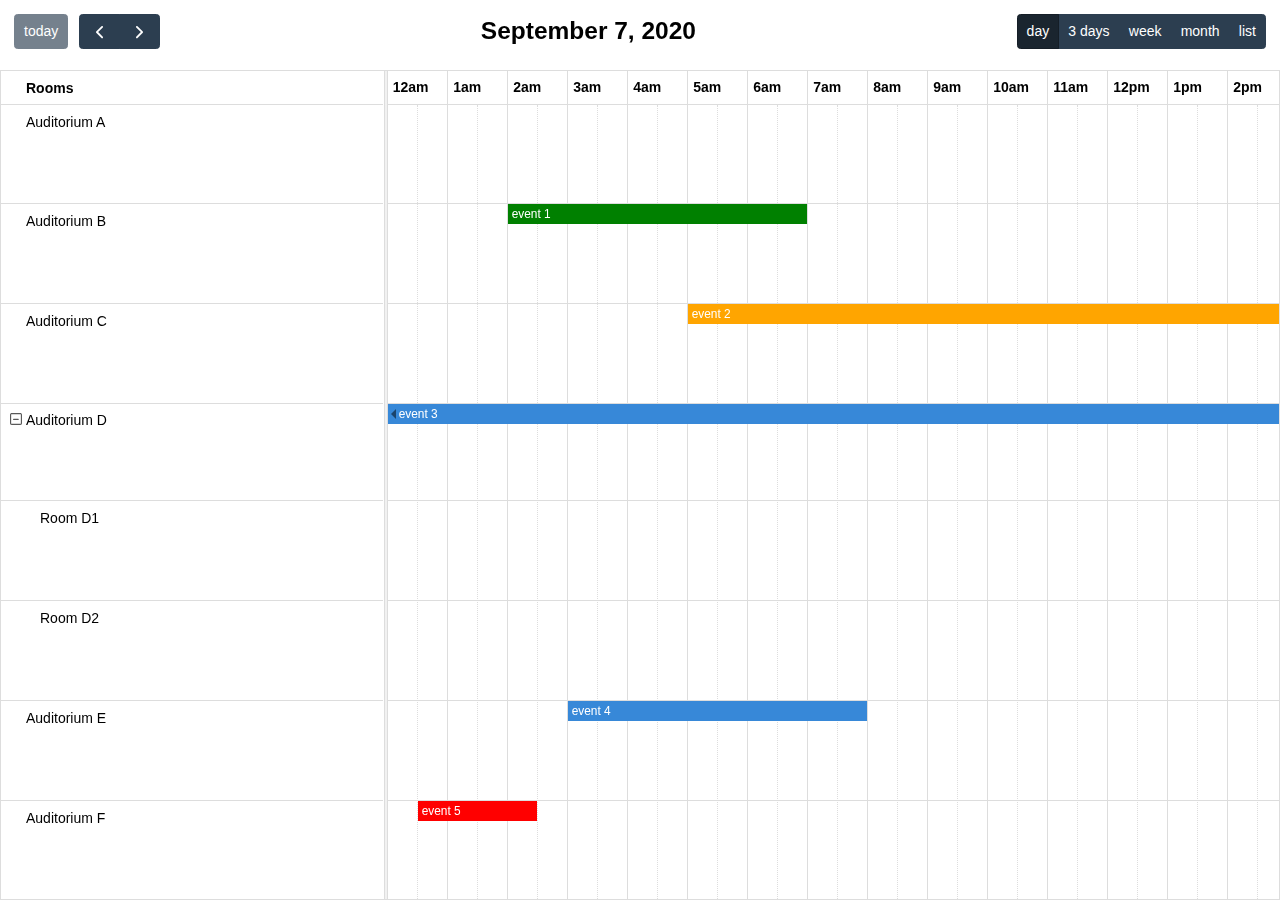
<file: examples/timeline-full-height.html>
<!DOCTYPE html>
<html>
<head>
<meta charset='utf-8' />
<link href='../lib/main.css' rel='stylesheet' />
<script src='../lib/main.js'></script>
<script>

document.addEventListener('DOMContentLoaded', function() {
  var calendarEl = document.getElementById('calendar');

  var calendar = new FullCalendar.Calendar(calendarEl, {
    height: '100%',
    aspectRatio: 1.8,
    editable: true, // enable draggable events
    now: '2020-09-07',
    scrollTime: '00:00', // undo default 6am scrollTime
    headerToolbar: {
      left: 'today prev,next',
      center: 'title',
      right: 'resourceTimelineDay,resourceTimelineThreeDays,timeGridWeek,dayGridMonth,listWeek'
    },
    initialView: 'resourceTimelineDay',
    views: {
      resourceTimelineThreeDays: {
        type: 'resourceTimeline',
        duration: { days: 3 },
        buttonText: '3 days'
      }
    },
    expandRows: true,
    resourceAreaHeaderContent: 'Rooms',
    resources: [
      { id: 'a', title: 'Auditorium A' },
      { id: 'b', title: 'Auditorium B', eventColor: 'green' },
      { id: 'c', title: 'Auditorium C', eventColor: 'orange' },
      { id: 'd', title: 'Auditorium D', children: [
        { id: 'd1', title: 'Room D1' },
        { id: 'd2', title: 'Room D2' }
      ] },
      { id: 'e', title: 'Auditorium E' },
      { id: 'f', title: 'Auditorium F', eventColor: 'red' },
      // { id: 'g', title: 'Auditorium G' },
      // { id: 'h', title: 'Auditorium H' },
      // { id: 'i', title: 'Auditorium I' },
      // { id: 'j', title: 'Auditorium J' },
      // { id: 'k', title: 'Auditorium K' },
      // { id: 'l', title: 'Auditorium L' },
      // { id: 'm', title: 'Auditorium M' },
      // { id: 'n', title: 'Auditorium N' },
      // { id: 'o', title: 'Auditorium O' },
      // { id: 'p', title: 'Auditorium P' },
      // { id: 'q', title: 'Auditorium Q' },
      // { id: 'r', title: 'Auditorium R' },
      // { id: 's', title: 'Auditorium S' },
      // { id: 't', title: 'Auditorium T' },
      // { id: 'u', title: 'Auditorium U' },
      // { id: 'v', title: 'Auditorium V' },
      // { id: 'w', title: 'Auditorium W' },
      // { id: 'x', title: 'Auditorium X' },
      // { id: 'y', title: 'Auditorium Y' },
      // { id: 'z', title: 'Auditorium Z' }
    ],
    events: [
      { id: '1', resourceId: 'b', start: '2020-09-07T02:00:00', end: '2020-09-07T07:00:00', title: 'event 1' },
      { id: '2', resourceId: 'c', start: '2020-09-07T05:00:00', end: '2020-09-07T22:00:00', title: 'event 2' },
      { id: '3', resourceId: 'd', start: '2020-09-06', end: '2020-09-08', title: 'event 3' },
      { id: '4', resourceId: 'e', start: '2020-09-07T03:00:00', end: '2020-09-07T08:00:00', title: 'event 4' },
      { id: '5', resourceId: 'f', start: '2020-09-07T00:30:00', end: '2020-09-07T02:30:00', title: 'event 5' }
    ]
  });

  calendar.render();
});

</script>
<style>

  html, body {
    overflow: hidden; /* don't do scrollbars */
    font-family: Arial, Helvetica Neue, Helvetica, sans-serif;
    font-size: 14px;
  }

  #calendar-container {
    position: fixed;
    top: 0;
    left: 0;
    right: 0;
    bottom: 0;
  }

  .fc-header-toolbar {
    /*
    the calendar will be butting up against the edges,
    but let's scoot in the header's buttons
    */
    padding-top: 1em;
    padding-left: 1em;
    padding-right: 1em;
  }

</style>
</head>
<body>

  <div id='calendar-container'>
    <div id='calendar'></div>
  </div>

</body>
</html>
</file>
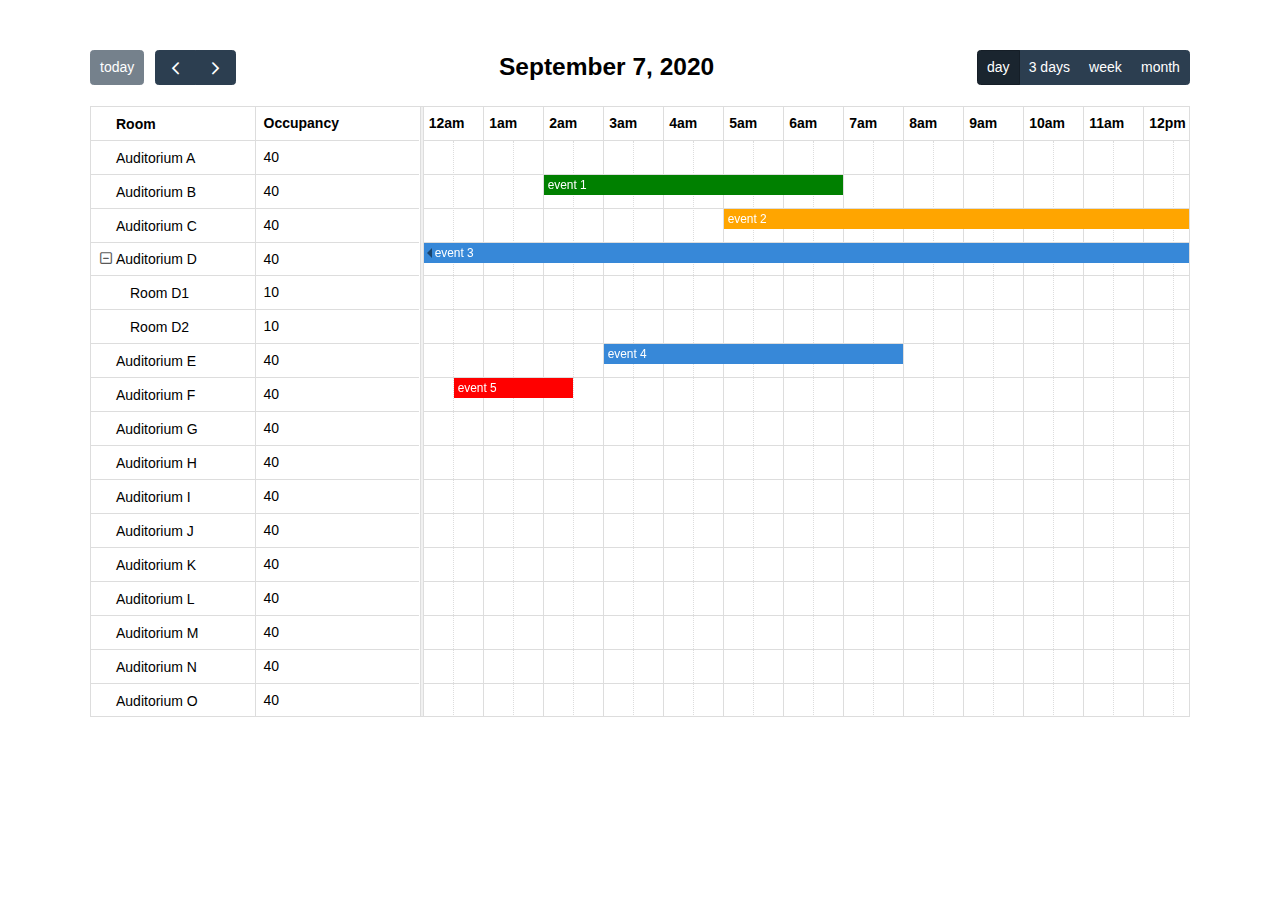
<file: examples/timeline-no-interaction.html>
<!DOCTYPE html>
<html>
<head>
<meta charset='utf-8' />
<link href='../lib/main.css' rel='stylesheet' />
<script src='../lib/main.js'></script>
<script>

  document.addEventListener('DOMContentLoaded', function() {
    var calendarEl = document.getElementById('calendar');

    var calendar = new FullCalendar.Calendar(calendarEl, {
      now: '2020-09-07',
      aspectRatio: 1.8,
      scrollTime: '00:00',
      headerToolbar: {
        left: 'today prev,next',
        center: 'title',
        right: 'resourceTimelineDay,resourceTimelineThreeDays,timeGridWeek,dayGridMonth'
      },
      initialView: 'resourceTimelineDay',
      views: {
        resourceTimelineThreeDays: {
          type: 'resourceTimeline',
          duration: { days: 3 },
          buttonText: '3 days'
        }
      },
      resourceAreaWidth: '30%',
      resourceAreaColumns: [
        {
          headerContent: 'Room',
          field: 'title'
        },
        {
          headerContent: 'Occupancy',
          field: 'occupancy'
        }
      ],
      resources: [
        { id: 'a', title: 'Auditorium A', occupancy: 40 },
        { id: 'b', title: 'Auditorium B', occupancy: 40, eventColor: 'green' },
        { id: 'c', title: 'Auditorium C', occupancy: 40, eventColor: 'orange' },
        { id: 'd', title: 'Auditorium D', occupancy: 40, children: [
          { id: 'd1', title: 'Room D1', occupancy: 10 },
          { id: 'd2', title: 'Room D2', occupancy: 10 }
        ] },
        { id: 'e', title: 'Auditorium E', occupancy: 40 },
        { id: 'f', title: 'Auditorium F', occupancy: 40, eventColor: 'red' },
        { id: 'g', title: 'Auditorium G', occupancy: 40 },
        { id: 'h', title: 'Auditorium H', occupancy: 40 },
        { id: 'i', title: 'Auditorium I', occupancy: 40 },
        { id: 'j', title: 'Auditorium J', occupancy: 40 },
        { id: 'k', title: 'Auditorium K', occupancy: 40 },
        { id: 'l', title: 'Auditorium L', occupancy: 40 },
        { id: 'm', title: 'Auditorium M', occupancy: 40 },
        { id: 'n', title: 'Auditorium N', occupancy: 40 },
        { id: 'o', title: 'Auditorium O', occupancy: 40 },
        { id: 'p', title: 'Auditorium P', occupancy: 40 },
        { id: 'q', title: 'Auditorium Q', occupancy: 40 },
        { id: 'r', title: 'Auditorium R', occupancy: 40 },
        { id: 's', title: 'Auditorium S', occupancy: 40 },
        { id: 't', title: 'Auditorium T', occupancy: 40 },
        { id: 'u', title: 'Auditorium U', occupancy: 40 },
        { id: 'v', title: 'Auditorium V', occupancy: 40 },
        { id: 'w', title: 'Auditorium W', occupancy: 40 },
        { id: 'x', title: 'Auditorium X', occupancy: 40 },
        { id: 'y', title: 'Auditorium Y', occupancy: 40 },
        { id: 'z', title: 'Auditorium Z', occupancy: 40 }
      ],
      events: [
        { id: '1', resourceId: 'b', start: '2020-09-07T02:00:00', end: '2020-09-07T07:00:00', title: 'event 1' },
        { id: '2', resourceId: 'c', start: '2020-09-07T05:00:00', end: '2020-09-07T22:00:00', title: 'event 2' },
        { id: '3', resourceId: 'd', start: '2020-09-06', end: '2020-09-08', title: 'event 3' },
        { id: '4', resourceId: 'e', start: '2020-09-07T03:00:00', end: '2020-09-07T08:00:00', title: 'event 4' },
        { id: '5', resourceId: 'f', start: '2020-09-07T00:30:00', end: '2020-09-07T02:30:00', title: 'event 5' }
      ]
    });

    calendar.render();
  });

</script>
<style>

  body {
    margin: 0;
    padding: 0;
    font-family: Arial, Helvetica Neue, Helvetica, sans-serif;
    font-size: 14px;
  }

  #calendar {
    max-width: 1100px;
    margin: 50px auto;
  }

</style>
</head>
<body>

  <div id='calendar'></div>

</body>
</html>
</file>
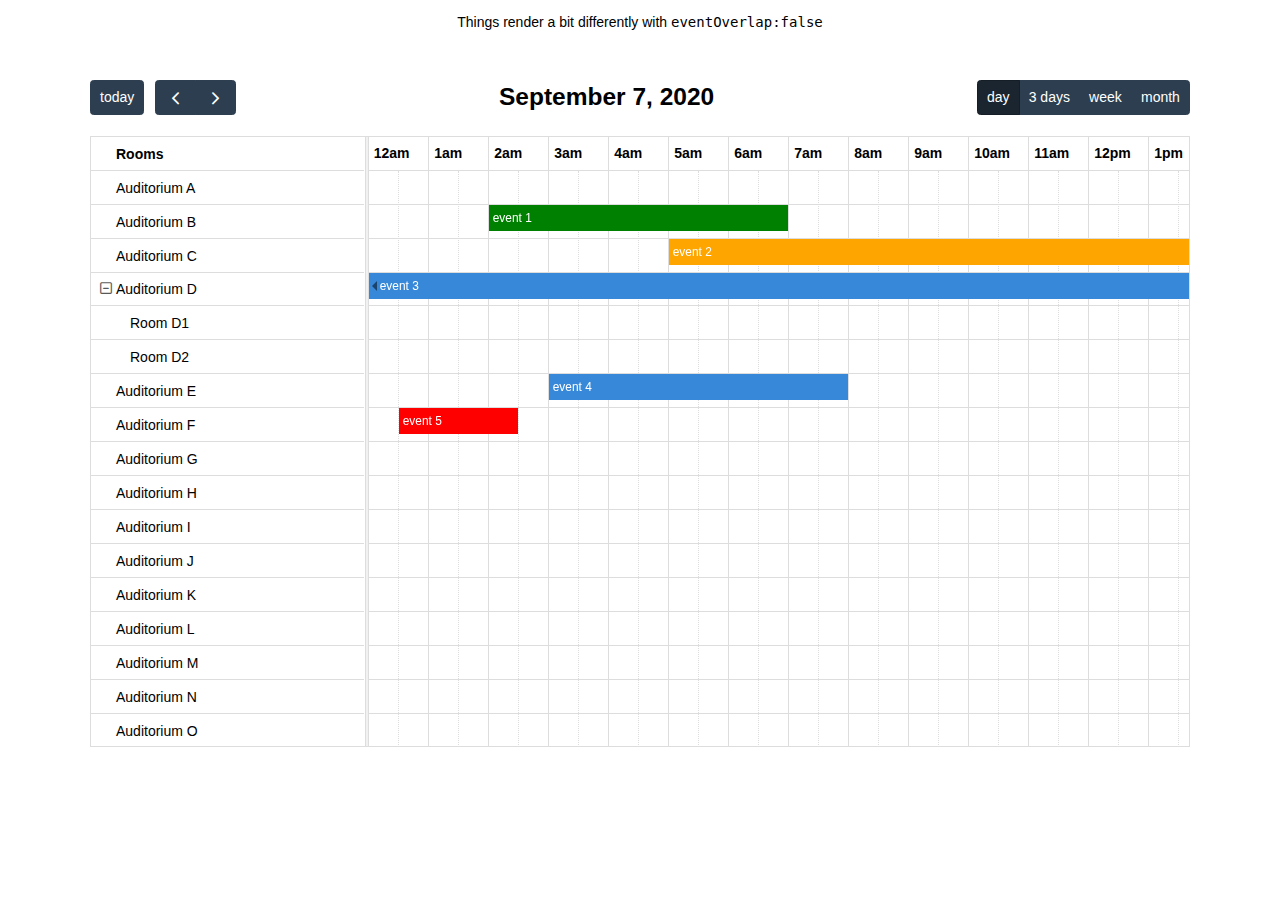
<file: examples/timeline-no-overlap.html>
<!DOCTYPE html>
<html>
<head>
<meta charset='utf-8' />
<link href='../lib/main.css' rel='stylesheet' />
<script src='../lib/main.js'></script>
<script>

  document.addEventListener('DOMContentLoaded', function() {
    var calendarEl = document.getElementById('calendar');

    var calendar = new FullCalendar.Calendar(calendarEl, {
      initialDate: '2020-09-07',
      nowIndicator: true,
      editable: true,
      selectable: true,
      aspectRatio: 1.8,
      scrollTime: '00:00',
      headerToolbar: {
        left: 'today prev,next',
        center: 'title',
        right: 'resourceTimelineDay,resourceTimelineThreeDays,timeGridWeek,dayGridMonth'
      },
      initialView: 'resourceTimelineDay',
      views: {
        resourceTimelineThreeDays: {
          type: 'resourceTimeline',
          duration: { days: 3 },
          buttonText: '3 days'
        }
      },
      eventOverlap: false, // will cause the event to take up entire resource height
      resourceAreaWidth: '25%',
      resourceAreaHeaderContent: 'Rooms',
      resources: [
        { id: 'a', title: 'Auditorium A' },
        { id: 'b', title: 'Auditorium B', eventColor: 'green' },
        { id: 'c', title: 'Auditorium C', eventColor: 'orange' },
        { id: 'd', title: 'Auditorium D', children: [
          { id: 'd1', title: 'Room D1' },
          { id: 'd2', title: 'Room D2' }
        ] },
        { id: 'e', title: 'Auditorium E' },
        { id: 'f', title: 'Auditorium F', eventColor: 'red' },
        { id: 'g', title: 'Auditorium G' },
        { id: 'h', title: 'Auditorium H' },
        { id: 'i', title: 'Auditorium I' },
        { id: 'j', title: 'Auditorium J' },
        { id: 'k', title: 'Auditorium K' },
        { id: 'l', title: 'Auditorium L' },
        { id: 'm', title: 'Auditorium M' },
        { id: 'n', title: 'Auditorium N' },
        { id: 'o', title: 'Auditorium O' },
        { id: 'p', title: 'Auditorium P' },
        { id: 'q', title: 'Auditorium Q' },
        { id: 'r', title: 'Auditorium R' },
        { id: 's', title: 'Auditorium S' },
        { id: 't', title: 'Auditorium T' },
        { id: 'u', title: 'Auditorium U' },
        { id: 'v', title: 'Auditorium V' },
        { id: 'w', title: 'Auditorium W' },
        { id: 'x', title: 'Auditorium X' },
        { id: 'y', title: 'Auditorium Y' },
        { id: 'z', title: 'Auditorium Z' }
      ],
      events: [
        { id: '1', resourceId: 'b', start: '2020-09-07T02:00:00', end: '2020-09-07T07:00:00', title: 'event 1' },
        { id: '2', resourceId: 'c', start: '2020-09-07T05:00:00', end: '2020-09-07T22:00:00', title: 'event 2' },
        { id: '3', resourceId: 'd', start: '2020-09-06', end: '2020-09-08', title: 'event 3' },
        { id: '4', resourceId: 'e', start: '2020-09-07T03:00:00', end: '2020-09-07T08:00:00', title: 'event 4' },
        { id: '5', resourceId: 'f', start: '2020-09-07T00:30:00', end: '2020-09-07T02:30:00', title: 'event 5' }
      ]
    });

    calendar.render();
  });

</script>
<style>

  body {
    margin: 0;
    padding: 0;
    font-family: Arial, Helvetica Neue, Helvetica, sans-serif;
    font-size: 14px;
  }

  p {
    text-align: center;
  }

  #calendar {
    max-width: 1100px;
    margin: 50px auto;
  }

</style>
</head>
<body>

  <p>
    Things render a bit differently with <code>eventOverlap:false</code>
  </p>

  <div id='calendar'></div>

</body>
</html>
</file>
<file: lib/main.css>
/* classes attached to <body> */
/* TODO: make fc-event selector work when calender in shadow DOM */
.fc-not-allowed,
.fc-not-allowed .fc-event { /* override events' custom cursors */
  cursor: not-allowed;
}

/* TODO: not attached to body. attached to specific els. move */
.fc-unselectable {
  -webkit-user-select: none;
     -moz-user-select: none;
      -ms-user-select: none;
          user-select: none;
  -webkit-touch-callout: none;
  -webkit-tap-highlight-color: rgba(0, 0, 0, 0);
}
.fc {
  /* layout of immediate children */
  display: flex;
  flex-direction: column;

  font-size: 1em
}
.fc,
  .fc *,
  .fc *:before,
  .fc *:after {
    box-sizing: border-box;
  }
.fc table {
    border-collapse: collapse;
    border-spacing: 0;
    font-size: 1em; /* normalize cross-browser */
  }
.fc th {
    text-align: center;
  }
.fc th,
  .fc td {
    vertical-align: top;
    padding: 0;
  }
.fc a[data-navlink] {
    cursor: pointer;
  }
.fc a[data-navlink]:hover {
    text-decoration: underline;
  }
.fc-direction-ltr {
  direction: ltr;
  text-align: left;
}
.fc-direction-rtl {
  direction: rtl;
  text-align: right;
}
.fc-theme-standard td,
  .fc-theme-standard th {
    border: 1px solid #ddd;
    border: 1px solid var(--fc-border-color, #ddd);
  }
/* for FF, which doesn't expand a 100% div within a table cell. use absolute positioning */
/* inner-wrappers are responsible for being absolute */
/* TODO: best place for this? */
.fc-liquid-hack td,
  .fc-liquid-hack th {
    position: relative;
  }

@font-face {
  font-family: 'fcicons';
  src: url("[data-uri]") format('truetype');
  font-weight: normal;
  font-style: normal;
}

.fc-icon {
  /* added for fc */
  display: inline-block;
  width: 1em;
  height: 1em;
  text-align: center;
  -webkit-user-select: none;
     -moz-user-select: none;
      -ms-user-select: none;
          user-select: none;

  /* use !important to prevent issues with browser extensions that change fonts */
  font-family: 'fcicons' !important;
  speak: none;
  font-style: normal;
  font-weight: normal;
  font-variant: normal;
  text-transform: none;
  line-height: 1;

  /* Better Font Rendering =========== */
  -webkit-font-smoothing: antialiased;
  -moz-osx-font-smoothing: grayscale;
}

.fc-icon-chevron-left:before {
  content: "\e900";
}

.fc-icon-chevron-right:before {
  content: "\e901";
}

.fc-icon-chevrons-left:before {
  content: "\e902";
}

.fc-icon-chevrons-right:before {
  content: "\e903";
}

.fc-icon-minus-square:before {
  content: "\e904";
}

.fc-icon-plus-square:before {
  content: "\e905";
}

.fc-icon-x:before {
  content: "\e906";
}
/*
Lots taken from Flatly (MIT): https://bootswatch.com/4/flatly/bootstrap.css

These styles only apply when the standard-theme is activated.
When it's NOT activated, the fc-button classes won't even be in the DOM.
*/
.fc {

  /* reset */

}
.fc .fc-button {
    border-radius: 0;
    overflow: visible;
    text-transform: none;
    margin: 0;
    font-family: inherit;
    font-size: inherit;
    line-height: inherit;
  }
.fc .fc-button:focus {
    outline: 1px dotted;
    outline: 5px auto -webkit-focus-ring-color;
  }
.fc .fc-button {
    -webkit-appearance: button;
  }
.fc .fc-button:not(:disabled) {
    cursor: pointer;
  }
.fc .fc-button::-moz-focus-inner {
    padding: 0;
    border-style: none;
  }
.fc {

  /* theme */

}
.fc .fc-button {
    display: inline-block;
    font-weight: 400;
    text-align: center;
    vertical-align: middle;
    -webkit-user-select: none;
       -moz-user-select: none;
        -ms-user-select: none;
            user-select: none;
    background-color: transparent;
    border: 1px solid transparent;
    padding: 0.4em 0.65em;
    font-size: 1em;
    line-height: 1.5;
    border-radius: 0.25em;
  }
.fc .fc-button:hover {
    text-decoration: none;
  }
.fc .fc-button:focus {
    outline: 0;
    box-shadow: 0 0 0 0.2rem rgba(44, 62, 80, 0.25);
  }
.fc .fc-button:disabled {
    opacity: 0.65;
  }
.fc {

  /* "primary" coloring */

}
.fc .fc-button-primary {
    color: #fff;
    color: var(--fc-button-text-color, #fff);
    background-color: #2C3E50;
    background-color: var(--fc-button-bg-color, #2C3E50);
    border-color: #2C3E50;
    border-color: var(--fc-button-border-color, #2C3E50);
  }
.fc .fc-button-primary:hover {
    color: #fff;
    color: var(--fc-button-text-color, #fff);
    background-color: #1e2b37;
    background-color: var(--fc-button-hover-bg-color, #1e2b37);
    border-color: #1a252f;
    border-color: var(--fc-button-hover-border-color, #1a252f);
  }
.fc .fc-button-primary:disabled { /* not DRY */
    color: #fff;
    color: var(--fc-button-text-color, #fff);
    background-color: #2C3E50;
    background-color: var(--fc-button-bg-color, #2C3E50);
    border-color: #2C3E50;
    border-color: var(--fc-button-border-color, #2C3E50); /* overrides :hover */
  }
.fc .fc-button-primary:focus {
    box-shadow: 0 0 0 0.2rem rgba(76, 91, 106, 0.5);
  }
.fc .fc-button-primary:not(:disabled):active,
  .fc .fc-button-primary:not(:disabled).fc-button-active {
    color: #fff;
    color: var(--fc-button-text-color, #fff);
    background-color: #1a252f;
    background-color: var(--fc-button-active-bg-color, #1a252f);
    border-color: #151e27;
    border-color: var(--fc-button-active-border-color, #151e27);
  }
.fc .fc-button-primary:not(:disabled):active:focus,
  .fc .fc-button-primary:not(:disabled).fc-button-active:focus {
    box-shadow: 0 0 0 0.2rem rgba(76, 91, 106, 0.5);
  }
.fc {

  /* icons within buttons */

}
.fc .fc-button .fc-icon {
    vertical-align: middle;
    font-size: 1.5em; /* bump up the size (but don't make it bigger than line-height of button, which is 1.5em also) */
  }
.fc .fc-button-group {
    position: relative;
    display: inline-flex;
    vertical-align: middle;
  }
.fc .fc-button-group > .fc-button {
    position: relative;
    flex: 1 1 auto;
  }
.fc .fc-button-group > .fc-button:hover {
    z-index: 1;
  }
.fc .fc-button-group > .fc-button:focus,
  .fc .fc-button-group > .fc-button:active,
  .fc .fc-button-group > .fc-button.fc-button-active {
    z-index: 1;
  }
.fc-direction-ltr .fc-button-group > .fc-button:not(:first-child) {
    margin-left: -1px;
    border-top-left-radius: 0;
    border-bottom-left-radius: 0;
  }
.fc-direction-ltr .fc-button-group > .fc-button:not(:last-child) {
    border-top-right-radius: 0;
    border-bottom-right-radius: 0;
  }
.fc-direction-rtl .fc-button-group > .fc-button:not(:first-child) {
    margin-right: -1px;
    border-top-right-radius: 0;
    border-bottom-right-radius: 0;
  }
.fc-direction-rtl .fc-button-group > .fc-button:not(:last-child) {
    border-top-left-radius: 0;
    border-bottom-left-radius: 0;
  }
.fc .fc-toolbar {
    display: flex;
    justify-content: space-between;
    align-items: center;
  }
.fc .fc-toolbar.fc-header-toolbar {
    margin-bottom: 1.5em;
  }
.fc .fc-toolbar.fc-footer-toolbar {
    margin-top: 1.5em;
  }
.fc .fc-toolbar-title {
    font-size: 1.75em;
    margin: 0;
  }
.fc-direction-ltr .fc-toolbar > * > :not(:first-child) {
    margin-left: .75em; /* space between */
  }
.fc-direction-rtl .fc-toolbar > * > :not(:first-child) {
    margin-right: .75em; /* space between */
  }
.fc-direction-rtl .fc-toolbar-ltr { /* when the toolbar-chunk positioning system is explicitly left-to-right */
    flex-direction: row-reverse;
  }
.fc .fc-scroller {
    -webkit-overflow-scrolling: touch;
    position: relative; /* for abs-positioned elements within */
  }
.fc .fc-scroller-liquid {
    height: 100%;
  }
.fc .fc-scroller-liquid-absolute {
    position: absolute;
    top: 0;
    right: 0;
    left: 0;
    bottom: 0;
  }
.fc .fc-scroller-harness {
    position: relative;
    overflow: hidden;
    direction: ltr;
      /* hack for chrome computing the scroller's right/left wrong for rtl. undone below... */
      /* TODO: demonstrate in codepen */
  }
.fc .fc-scroller-harness-liquid {
    height: 100%;
  }
.fc-direction-rtl .fc-scroller-harness > .fc-scroller { /* undo above hack */
    direction: rtl;
  }
.fc-theme-standard .fc-scrollgrid {
    border: 1px solid #ddd;
    border: 1px solid var(--fc-border-color, #ddd); /* bootstrap does this. match */
  }
.fc .fc-scrollgrid,
    .fc .fc-scrollgrid table { /* all tables (self included) */
      width: 100%; /* because tables don't normally do this */
      table-layout: fixed;
    }
.fc .fc-scrollgrid table { /* inner tables */
      border-top-style: hidden;
      border-left-style: hidden;
      border-right-style: hidden;
    }
.fc .fc-scrollgrid {

    border-collapse: separate;
    border-right-width: 0;
    border-bottom-width: 0;

  }
.fc .fc-scrollgrid-liquid {
    height: 100%;
  }
.fc .fc-scrollgrid-section { /* a <tr> */
    height: 1px /* better than 0, for firefox */

  }
.fc .fc-scrollgrid-section > td {
      height: 1px; /* needs a height so inner div within grow. better than 0, for firefox */
    }
.fc .fc-scrollgrid-section table {
      height: 1px;
        /* for most browsers, if a height isn't set on the table, can't do liquid-height within cells */
        /* serves as a min-height. harmless */
    }
.fc .fc-scrollgrid-section-liquid > td {
      height: 100%; /* better than `auto`, for firefox */
    }
.fc .fc-scrollgrid-section > * {
    border-top-width: 0;
    border-left-width: 0;
  }
.fc .fc-scrollgrid-section-header > *,
  .fc .fc-scrollgrid-section-footer > * {
    border-bottom-width: 0;
  }
.fc .fc-scrollgrid-section-body table,
  .fc .fc-scrollgrid-section-footer table {
    border-bottom-style: hidden; /* head keeps its bottom border tho */
  }
.fc {

  /* stickiness */

}
.fc .fc-scrollgrid-section-sticky > * {
    background: #fff;
    background: var(--fc-page-bg-color, #fff);
    position: sticky;
    z-index: 3; /* TODO: var */
    /* TODO: box-shadow when sticking */
  }
.fc .fc-scrollgrid-section-header.fc-scrollgrid-section-sticky > * {
    top: 0; /* because border-sharing causes a gap at the top */
      /* TODO: give safari -1. has bug */
  }
.fc .fc-scrollgrid-section-footer.fc-scrollgrid-section-sticky > * {
    bottom: 0; /* known bug: bottom-stickiness doesn't work in safari */
  }
.fc .fc-scrollgrid-sticky-shim { /* for horizontal scrollbar */
    height: 1px; /* needs height to create scrollbars */
    margin-bottom: -1px;
  }
.fc-sticky { /* no .fc wrap because used as child of body */
  position: sticky;
}
.fc .fc-view-harness {
    flex-grow: 1; /* because this harness is WITHIN the .fc's flexbox */
    position: relative;
  }
.fc {

  /* when the harness controls the height, make the view liquid */

}
.fc .fc-view-harness-active > .fc-view {
    position: absolute;
    top: 0;
    right: 0;
    bottom: 0;
    left: 0;
  }
.fc .fc-col-header-cell-cushion {
    display: inline-block; /* x-browser for when sticky (when multi-tier header) */
    padding: 2px 4px;
  }
.fc .fc-bg-event,
  .fc .fc-non-business,
  .fc .fc-highlight {
    /* will always have a harness with position:relative/absolute, so absolutely expand */
    position: absolute;
    top: 0;
    left: 0;
    right: 0;
    bottom: 0;
  }
.fc .fc-non-business {
    background: rgba(215, 215, 215, 0.3);
    background: var(--fc-non-business-color, rgba(215, 215, 215, 0.3));
  }
.fc .fc-bg-event {
    background: rgb(143, 223, 130);
    background: var(--fc-bg-event-color, rgb(143, 223, 130));
    opacity: 0.3;
    opacity: var(--fc-bg-event-opacity, 0.3)
  }
.fc .fc-bg-event .fc-event-title {
      margin: .5em;
      font-size: .85em;
      font-size: var(--fc-small-font-size, .85em);
      font-style: italic;
    }
.fc .fc-highlight {
    background: rgba(188, 232, 241, 0.3);
    background: var(--fc-highlight-color, rgba(188, 232, 241, 0.3));
  }
.fc .fc-cell-shaded,
  .fc .fc-day-disabled {
    background: rgba(208, 208, 208, 0.3);
    background: var(--fc-neutral-bg-color, rgba(208, 208, 208, 0.3));
  }
/* link resets */
/* ---------------------------------------------------------------------------------------------------- */
a.fc-event,
a.fc-event:hover {
  text-decoration: none;
}
/* cursor */
.fc-event[href],
.fc-event.fc-event-draggable {
  cursor: pointer;
}
/* event text content */
/* ---------------------------------------------------------------------------------------------------- */
.fc-event .fc-event-main {
    position: relative;
    z-index: 2;
  }
/* dragging */
/* ---------------------------------------------------------------------------------------------------- */
.fc-event-dragging:not(.fc-event-selected) { /* MOUSE */
    opacity: 0.75;
  }
.fc-event-dragging.fc-event-selected { /* TOUCH */
    box-shadow: 0 2px 7px rgba(0, 0, 0, 0.3);
  }
/* resizing */
/* ---------------------------------------------------------------------------------------------------- */
/* (subclasses should hone positioning for touch and non-touch) */
.fc-event .fc-event-resizer {
    display: none;
    position: absolute;
    z-index: 4;
  }
.fc-event:hover, /* MOUSE */
.fc-event-selected { /* TOUCH */

}
.fc-event:hover .fc-event-resizer, .fc-event-selected .fc-event-resizer {
    display: block;
  }
.fc-event-selected .fc-event-resizer {
    border-radius: 4px;
    border-radius: calc(var(--fc-event-resizer-dot-total-width, 8px) / 2);
    border-width: 1px;
    border-width: var(--fc-event-resizer-dot-border-width, 1px);
    width: 8px;
    width: var(--fc-event-resizer-dot-total-width, 8px);
    height: 8px;
    height: var(--fc-event-resizer-dot-total-width, 8px);
    border-style: solid;
    border-color: inherit;
    background: #fff;
    background: var(--fc-page-bg-color, #fff)

    /* expand hit area */

  }
.fc-event-selected .fc-event-resizer:before {
      content: '';
      position: absolute;
      top: -20px;
      left: -20px;
      right: -20px;
      bottom: -20px;
    }
/* selecting (always TOUCH) */
/* OR, focused by tab-index */
/* (TODO: maybe not the best focus-styling for .fc-daygrid-dot-event) */
/* ---------------------------------------------------------------------------------------------------- */
.fc-event-selected,
.fc-event:focus {
  box-shadow: 0 2px 5px rgba(0, 0, 0, 0.2)

  /* expand hit area (subclasses should expand) */

}
.fc-event-selected:before, .fc-event:focus:before {
    content: "";
    position: absolute;
    z-index: 3;
    top: 0;
    left: 0;
    right: 0;
    bottom: 0;
  }
.fc-event-selected,
.fc-event:focus {

  /* dimmer effect */

}
.fc-event-selected:after, .fc-event:focus:after {
    content: "";
    background: rgba(0, 0, 0, 0.25);
    background: var(--fc-event-selected-overlay-color, rgba(0, 0, 0, 0.25));
    position: absolute;
    z-index: 1;

    /* assume there's a border on all sides. overcome it. */
    /* sometimes there's NOT a border, in which case the dimmer will go over */
    /* an adjacent border, which looks fine. */
    top: -1px;
    left: -1px;
    right: -1px;
    bottom: -1px;
  }
/*
A HORIZONTAL event
*/
.fc-h-event { /* allowed to be top-level */
  display: block;
  border: 1px solid #3788d8;
  border: 1px solid var(--fc-event-border-color, #3788d8);
  background-color: #3788d8;
  background-color: var(--fc-event-bg-color, #3788d8)

}
.fc-h-event .fc-event-main {
    color: #fff;
    color: var(--fc-event-text-color, #fff);
  }
.fc-h-event .fc-event-main-frame {
    display: flex; /* for make fc-event-title-container expand */
  }
.fc-h-event .fc-event-time {
    max-width: 100%; /* clip overflow on this element */
    overflow: hidden;
  }
.fc-h-event .fc-event-title-container { /* serves as a container for the sticky cushion */
    flex-grow: 1;
    flex-shrink: 1;
    min-width: 0; /* important for allowing to shrink all the way */
  }
.fc-h-event .fc-event-title {
    display: inline-block; /* need this to be sticky cross-browser */
    vertical-align: top; /* for not messing up line-height */
    left: 0;  /* for sticky */
    right: 0; /* for sticky */
    max-width: 100%; /* clip overflow on this element */
    overflow: hidden;
  }
.fc-h-event.fc-event-selected:before {
    /* expand hit area */
    top: -10px;
    bottom: -10px;
  }
/* adjust border and border-radius (if there is any) for non-start/end */
.fc-direction-ltr .fc-daygrid-block-event:not(.fc-event-start),
.fc-direction-rtl .fc-daygrid-block-event:not(.fc-event-end) {
  border-top-left-radius: 0;
  border-bottom-left-radius: 0;
  border-left-width: 0;
}
.fc-direction-ltr .fc-daygrid-block-event:not(.fc-event-end),
.fc-direction-rtl .fc-daygrid-block-event:not(.fc-event-start) {
  border-top-right-radius: 0;
  border-bottom-right-radius: 0;
  border-right-width: 0;
}
/* resizers */
.fc-h-event:not(.fc-event-selected) .fc-event-resizer {
  top: 0;
  bottom: 0;
  width: 8px;
  width: var(--fc-event-resizer-thickness, 8px);
}
.fc-direction-ltr .fc-h-event:not(.fc-event-selected) .fc-event-resizer-start,
.fc-direction-rtl .fc-h-event:not(.fc-event-selected) .fc-event-resizer-end {
  cursor: w-resize;
  left: -4px;
  left: calc(-0.5 * var(--fc-event-resizer-thickness, 8px));
}
.fc-direction-ltr .fc-h-event:not(.fc-event-selected) .fc-event-resizer-end,
.fc-direction-rtl .fc-h-event:not(.fc-event-selected) .fc-event-resizer-start {
  cursor: e-resize;
  right: -4px;
  right: calc(-0.5 * var(--fc-event-resizer-thickness, 8px));
}
/* resizers for TOUCH */
.fc-h-event.fc-event-selected .fc-event-resizer {
  top: 50%;
  margin-top: -4px;
  margin-top: calc(-0.5 * var(--fc-event-resizer-dot-total-width, 8px));
}
.fc-direction-ltr .fc-h-event.fc-event-selected .fc-event-resizer-start,
.fc-direction-rtl .fc-h-event.fc-event-selected .fc-event-resizer-end {
  left: -4px;
  left: calc(-0.5 * var(--fc-event-resizer-dot-total-width, 8px));
}
.fc-direction-ltr .fc-h-event.fc-event-selected .fc-event-resizer-end,
.fc-direction-rtl .fc-h-event.fc-event-selected .fc-event-resizer-start {
  right: -4px;
  right: calc(-0.5 * var(--fc-event-resizer-dot-total-width, 8px));
}
.fc .fc-popover {
    position: absolute;
    z-index: 9999;
    box-shadow: 0 2px 6px rgba(0,0,0,.15);
  }
.fc .fc-popover-header {
    display: flex;
    flex-direction: row;
    justify-content: space-between;
    align-items: center;
    padding: 3px 4px;
  }
.fc .fc-popover-title {
    margin: 0 2px;
  }
.fc .fc-popover-close {
    cursor: pointer;
    opacity: 0.65;
    font-size: 1.1em;
  }
.fc-theme-standard .fc-popover {
    border: 1px solid #ddd;
    border: 1px solid var(--fc-border-color, #ddd);
    background: #fff;
    background: var(--fc-page-bg-color, #fff);
  }
.fc-theme-standard .fc-popover-header {
    background: rgba(208, 208, 208, 0.3);
    background: var(--fc-neutral-bg-color, rgba(208, 208, 208, 0.3));
  }


:root {
  --fc-daygrid-event-dot-width: 8px;
}
/* help things clear margins of inner content */
.fc-daygrid-day-frame,
.fc-daygrid-day-events,
.fc-daygrid-event-harness { /* for event top/bottom margins */
}
.fc-daygrid-day-frame:before, .fc-daygrid-day-events:before, .fc-daygrid-event-harness:before {
  content: "";
  clear: both;
  display: table; }
.fc-daygrid-day-frame:after, .fc-daygrid-day-events:after, .fc-daygrid-event-harness:after {
  content: "";
  clear: both;
  display: table; }
.fc .fc-daygrid-body { /* a <div> that wraps the table */
    position: relative;
    z-index: 1; /* container inner z-index's because <tr>s can't do it */
  }
.fc .fc-daygrid-day.fc-day-today {
      background-color: rgba(255, 220, 40, 0.15);
      background-color: var(--fc-today-bg-color, rgba(255, 220, 40, 0.15));
    }
.fc .fc-daygrid-day-frame {
    position: relative;
    min-height: 100%; /* seems to work better than `height` because sets height after rows/cells naturally do it */
  }
.fc {

  /* cell top */

}
.fc .fc-daygrid-day-top {
    display: flex;
    flex-direction: row-reverse;
  }
.fc .fc-day-other .fc-daygrid-day-top {
    opacity: 0.3;
  }
.fc {

  /* day number (within cell top) */

}
.fc .fc-daygrid-day-number {
    position: relative;
    z-index: 4;
    padding: 4px;
  }
.fc {

  /* event container */

}
.fc .fc-daygrid-day-events {
    margin-top: 1px; /* needs to be margin, not padding, so that available cell height can be computed */
  }
.fc {

  /* positioning for balanced vs natural */

}
.fc .fc-daygrid-body-balanced .fc-daygrid-day-events {
      position: absolute;
      left: 0;
      right: 0;
    }
.fc .fc-daygrid-body-unbalanced .fc-daygrid-day-events {
      position: relative; /* for containing abs positioned event harnesses */
      min-height: 2em; /* in addition to being a min-height during natural height, equalizes the heights a little bit */
    }
.fc .fc-daygrid-body-natural { /* can coexist with -unbalanced */
  }
.fc .fc-daygrid-body-natural .fc-daygrid-day-events {
      margin-bottom: 1em;
    }
.fc {

  /* event harness */

}
.fc .fc-daygrid-event-harness {
    position: relative;
  }
.fc .fc-daygrid-event-harness-abs {
    position: absolute;
    top: 0; /* fallback coords for when cannot yet be computed */
    left: 0; /* */
    right: 0; /* */
  }
.fc .fc-daygrid-bg-harness {
    position: absolute;
    top: 0;
    bottom: 0;
  }
.fc {

  /* bg content */

}
.fc .fc-daygrid-day-bg .fc-non-business { z-index: 1 }
.fc .fc-daygrid-day-bg .fc-bg-event { z-index: 2 }
.fc .fc-daygrid-day-bg .fc-highlight { z-index: 3 }
.fc {

  /* events */

}
.fc .fc-daygrid-event {
    z-index: 6;
    margin-top: 1px;
  }
.fc .fc-daygrid-event.fc-event-mirror {
    z-index: 7;
  }
.fc {

  /* cell bottom (within day-events) */

}
.fc .fc-daygrid-day-bottom {
    font-size: .85em;
    padding: 2px 3px 0
  }
.fc .fc-daygrid-day-bottom:before {
  content: "";
  clear: both;
  display: table; }
.fc .fc-daygrid-more-link {
    position: relative;
    z-index: 4;
    cursor: pointer;
  }
.fc {

  /* week number (within frame) */

}
.fc .fc-daygrid-week-number {
    position: absolute;
    z-index: 5;
    top: 0;
    padding: 2px;
    min-width: 1.5em;
    text-align: center;
    background-color: rgba(208, 208, 208, 0.3);
    background-color: var(--fc-neutral-bg-color, rgba(208, 208, 208, 0.3));
    color: #808080;
    color: var(--fc-neutral-text-color, #808080);
  }
.fc {

  /* popover */

}
.fc .fc-more-popover .fc-popover-body {
    min-width: 220px;
    padding: 10px;
  }
.fc-direction-ltr .fc-daygrid-event.fc-event-start,
.fc-direction-rtl .fc-daygrid-event.fc-event-end {
  margin-left: 2px;
}
.fc-direction-ltr .fc-daygrid-event.fc-event-end,
.fc-direction-rtl .fc-daygrid-event.fc-event-start {
  margin-right: 2px;
}
.fc-direction-ltr .fc-daygrid-week-number {
    left: 0;
    border-radius: 0 0 3px 0;
  }
.fc-direction-rtl .fc-daygrid-week-number {
    right: 0;
    border-radius: 0 0 0 3px;
  }
.fc-liquid-hack .fc-daygrid-day-frame {
    position: static; /* will cause inner absolute stuff to expand to <td> */
  }
.fc-daygrid-event { /* make root-level, because will be dragged-and-dropped outside of a component root */
  position: relative; /* for z-indexes assigned later */
  white-space: nowrap;
  border-radius: 3px; /* dot event needs this to when selected */
  font-size: .85em;
  font-size: var(--fc-small-font-size, .85em);
}
/* --- the rectangle ("block") style of event --- */
.fc-daygrid-block-event .fc-event-time {
    font-weight: bold;
  }
.fc-daygrid-block-event .fc-event-time,
  .fc-daygrid-block-event .fc-event-title {
    padding: 1px;
  }
/* --- the dot style of event --- */
.fc-daygrid-dot-event {
  display: flex;
  align-items: center;
  padding: 2px 0

}
.fc-daygrid-dot-event .fc-event-title {
    flex-grow: 1;
    flex-shrink: 1;
    min-width: 0; /* important for allowing to shrink all the way */
    overflow: hidden;
    font-weight: bold;
  }
.fc-daygrid-dot-event:hover,
  .fc-daygrid-dot-event.fc-event-mirror {
    background: rgba(0, 0, 0, 0.1);
  }
.fc-daygrid-dot-event.fc-event-selected:before {
    /* expand hit area */
    top: -10px;
    bottom: -10px;
  }
.fc-daygrid-event-dot { /* the actual dot */
  margin: 0 4px;
  box-sizing: content-box;
  width: 0;
  height: 0;
  border: 4px solid #3788d8;
  border: calc(var(--fc-daygrid-event-dot-width, 8px) / 2) solid var(--fc-event-border-color, #3788d8);
  border-radius: 4px;
  border-radius: calc(var(--fc-daygrid-event-dot-width, 8px) / 2);
}
/* --- spacing between time and title --- */
.fc-direction-ltr .fc-daygrid-event .fc-event-time {
    margin-right: 3px;
  }
.fc-direction-rtl .fc-daygrid-event .fc-event-time {
    margin-left: 3px;
  }


/*
A VERTICAL event
*/

.fc-v-event { /* allowed to be top-level */
  display: block;
  border: 1px solid #3788d8;
  border: 1px solid var(--fc-event-border-color, #3788d8);
  background-color: #3788d8;
  background-color: var(--fc-event-bg-color, #3788d8)

}

.fc-v-event .fc-event-main {
    color: #fff;
    color: var(--fc-event-text-color, #fff);
    height: 100%;
  }

.fc-v-event .fc-event-main-frame {
    height: 100%;
    display: flex;
    flex-direction: column;
  }

.fc-v-event .fc-event-time {
    flex-grow: 0;
    flex-shrink: 0;
    max-height: 100%;
    overflow: hidden;
  }

.fc-v-event .fc-event-title-container { /* a container for the sticky cushion */
    flex-grow: 1;
    flex-shrink: 1;
    min-height: 0; /* important for allowing to shrink all the way */
  }

.fc-v-event .fc-event-title { /* will have fc-sticky on it */
    top: 0;
    bottom: 0;
    max-height: 100%; /* clip overflow */
    overflow: hidden;
  }

.fc-v-event:not(.fc-event-start) {
    border-top-width: 0;
    border-top-left-radius: 0;
    border-top-right-radius: 0;
  }

.fc-v-event:not(.fc-event-end) {
    border-bottom-width: 0;
    border-bottom-left-radius: 0;
    border-bottom-right-radius: 0;
  }

.fc-v-event.fc-event-selected:before {
    /* expand hit area */
    left: -10px;
    right: -10px;
  }

.fc-v-event {

  /* resizer (mouse AND touch) */

}

.fc-v-event .fc-event-resizer-start {
    cursor: n-resize;
  }

.fc-v-event .fc-event-resizer-end {
    cursor: s-resize;
  }

.fc-v-event {

  /* resizer for MOUSE */

}

.fc-v-event:not(.fc-event-selected) .fc-event-resizer {
      height: 8px;
      height: var(--fc-event-resizer-thickness, 8px);
      left: 0;
      right: 0;
    }

.fc-v-event:not(.fc-event-selected) .fc-event-resizer-start {
      top: -4px;
      top: calc(var(--fc-event-resizer-thickness, 8px) / -2);
    }

.fc-v-event:not(.fc-event-selected) .fc-event-resizer-end {
      bottom: -4px;
      bottom: calc(var(--fc-event-resizer-thickness, 8px) / -2);
    }

.fc-v-event {

  /* resizer for TOUCH (when event is "selected") */

}

.fc-v-event.fc-event-selected .fc-event-resizer {
      left: 50%;
      margin-left: -4px;
      margin-left: calc(var(--fc-event-resizer-dot-total-width, 8px) / -2);
    }

.fc-v-event.fc-event-selected .fc-event-resizer-start {
      top: -4px;
      top: calc(var(--fc-event-resizer-dot-total-width, 8px) / -2);
    }

.fc-v-event.fc-event-selected .fc-event-resizer-end {
      bottom: -4px;
      bottom: calc(var(--fc-event-resizer-dot-total-width, 8px) / -2);
    }
.fc .fc-timegrid .fc-daygrid-body { /* the all-day daygrid within the timegrid view */
    z-index: 2; /* put above the timegrid-body so that more-popover is above everything. TODO: better solution */
  }
.fc .fc-timegrid-divider {
    padding: 0 0 2px; /* browsers get confused when you set height. use padding instead */
  }
.fc .fc-timegrid-body {
    position: relative;
    z-index: 1; /* scope the z-indexes of slots and cols */
    min-height: 100%; /* fill height always, even when slat table doesn't grow */
  }
.fc .fc-timegrid-axis-chunk { /* for advanced ScrollGrid */
    position: relative /* offset parent for now-indicator-container */

  }
.fc .fc-timegrid-axis-chunk > table {
      position: relative;
      z-index: 1; /* above the now-indicator-container */
    }
.fc .fc-timegrid-slots {
    position: relative;
    z-index: 1;
  }
.fc .fc-timegrid-slot { /* a <td> */
    height: 1.5em;
    border-bottom: 0 /* each cell owns its top border */
  }
.fc .fc-timegrid-slot:empty:before {
      content: '\00a0'; /* make sure there's at least an empty space to create height for height syncing */
    }
.fc .fc-timegrid-slot-minor {
    border-top-style: dotted;
  }
.fc .fc-timegrid-slot-label-cushion {
    display: inline-block;
    white-space: nowrap;
  }
.fc .fc-timegrid-slot-label {
    vertical-align: middle; /* vertical align the slots */
  }
.fc {


  /* slots AND axis cells (top-left corner of view including the "all-day" text) */

}
.fc .fc-timegrid-axis-cushion,
  .fc .fc-timegrid-slot-label-cushion {
    padding: 0 4px;
  }
.fc {


  /* axis cells (top-left corner of view including the "all-day" text) */
  /* vertical align is more complicated, uses flexbox */

}
.fc .fc-timegrid-axis-frame-liquid {
    height: 100%; /* will need liquid-hack in FF */
  }
.fc .fc-timegrid-axis-frame {
    overflow: hidden;
    display: flex;
    align-items: center; /* vertical align */
    justify-content: flex-end; /* horizontal align. matches text-align below */
  }
.fc .fc-timegrid-axis-cushion {
    max-width: 60px; /* limits the width of the "all-day" text */
    flex-shrink: 0; /* allows text to expand how it normally would, regardless of constrained width */
  }
.fc-direction-ltr .fc-timegrid-slot-label-frame {
    text-align: right;
  }
.fc-direction-rtl .fc-timegrid-slot-label-frame {
    text-align: left;
  }
.fc-liquid-hack .fc-timegrid-axis-frame-liquid {
  height: auto;
  position: absolute;
  top: 0;
  right: 0;
  bottom: 0;
  left: 0;
  }
.fc .fc-timegrid-col.fc-day-today {
      background-color: rgba(255, 220, 40, 0.15);
      background-color: var(--fc-today-bg-color, rgba(255, 220, 40, 0.15));
    }
.fc .fc-timegrid-col-frame {
    min-height: 100%; /* liquid-hack is below */
    position: relative;
  }
.fc-media-screen.fc-liquid-hack .fc-timegrid-col-frame {
  height: auto;
  position: absolute;
  top: 0;
  right: 0;
  bottom: 0;
  left: 0;
    }
.fc-media-screen .fc-timegrid-cols {
    position: absolute; /* no z-index. children will decide and go above slots */
    top: 0;
    left: 0;
    right: 0;
    bottom: 0
  }
.fc-media-screen .fc-timegrid-cols > table {
      height: 100%;
    }
.fc-media-screen .fc-timegrid-col-bg,
  .fc-media-screen .fc-timegrid-col-events,
  .fc-media-screen .fc-timegrid-now-indicator-container {
    position: absolute;
    top: 0;
    left: 0;
    right: 0;
  }
.fc {

  /* bg */

}
.fc .fc-timegrid-col-bg {
    z-index: 2; /* TODO: kill */
  }
.fc .fc-timegrid-col-bg .fc-non-business { z-index: 1 }
.fc .fc-timegrid-col-bg .fc-bg-event { z-index: 2 }
.fc .fc-timegrid-col-bg .fc-highlight { z-index: 3 }
.fc .fc-timegrid-bg-harness {
    position: absolute; /* top/bottom will be set by JS */
    left: 0;
    right: 0;
  }
.fc {

  /* fg events */
  /* (the mirror segs are put into a separate container with same classname, */
  /* and they must be after the normal seg container to appear at a higher z-index) */

}
.fc .fc-timegrid-col-events {
    z-index: 3;
    /* child event segs have z-indexes that are scoped within this div */
  }
.fc {

  /* now indicator */

}
.fc .fc-timegrid-now-indicator-container {
    bottom: 0;
    overflow: hidden; /* don't let overflow of lines/arrows cause unnecessary scrolling */
    /* z-index is set on the individual elements */
  }
.fc-direction-ltr .fc-timegrid-col-events {
    margin: 0 2.5% 0 2px;
  }
.fc-direction-rtl .fc-timegrid-col-events {
    margin: 0 2px 0 2.5%;
  }
.fc-timegrid-event-harness {
  position: absolute /* top/left/right/bottom will all be set by JS */
}
.fc-timegrid-event-harness > .fc-timegrid-event {
    position: absolute; /* absolute WITHIN the harness */
    top: 0; /* for when not yet positioned */
    bottom: 0; /* " */
    left: 0;
    right: 0;
  }
.fc-timegrid-event-harness-inset .fc-timegrid-event,
.fc-timegrid-event.fc-event-mirror,
.fc-timegrid-more-link {
  box-shadow: 0px 0px 0px 1px #fff;
  box-shadow: 0px 0px 0px 1px var(--fc-page-bg-color, #fff);
}
.fc-timegrid-event,
.fc-timegrid-more-link { /* events need to be root */
  font-size: .85em;
  font-size: var(--fc-small-font-size, .85em);
  border-radius: 3px;
}
.fc-timegrid-event { /* events need to be root */
  margin-bottom: 1px /* give some space from bottom */
}
.fc-timegrid-event .fc-event-main {
    padding: 1px 1px 0;
  }
.fc-timegrid-event .fc-event-time {
    white-space: nowrap;
    font-size: .85em;
    font-size: var(--fc-small-font-size, .85em);
    margin-bottom: 1px;
  }
.fc-timegrid-event-short .fc-event-main-frame {
    flex-direction: row;
    overflow: hidden;
  }
.fc-timegrid-event-short .fc-event-time:after {
    content: '\00a0-\00a0'; /* dash surrounded by non-breaking spaces */
  }
.fc-timegrid-event-short .fc-event-title {
    font-size: .85em;
    font-size: var(--fc-small-font-size, .85em)
  }
.fc-timegrid-more-link { /* does NOT inherit from fc-timegrid-event */
  position: absolute;
  z-index: 9999; /* hack */
  color: inherit;
  color: var(--fc-more-link-text-color, inherit);
  background: #d0d0d0;
  background: var(--fc-more-link-bg-color, #d0d0d0);
  cursor: pointer;
  margin-bottom: 1px; /* match space below fc-timegrid-event */
}
.fc-timegrid-more-link-inner { /* has fc-sticky */
  padding: 3px 2px;
  top: 0;
}
.fc-direction-ltr .fc-timegrid-more-link {
    right: 0;
  }
.fc-direction-rtl .fc-timegrid-more-link {
    left: 0;
  }
.fc {

  /* line */

}
.fc .fc-timegrid-now-indicator-line {
    position: absolute;
    z-index: 4;
    left: 0;
    right: 0;
    border-style: solid;
    border-color: red;
    border-color: var(--fc-now-indicator-color, red);
    border-width: 1px 0 0;
  }
.fc {

  /* arrow */

}
.fc .fc-timegrid-now-indicator-arrow {
    position: absolute;
    z-index: 4;
    margin-top: -5px; /* vertically center on top coordinate */
    border-style: solid;
    border-color: red;
    border-color: var(--fc-now-indicator-color, red);
  }
.fc-direction-ltr .fc-timegrid-now-indicator-arrow {
    left: 0;

    /* triangle pointing right. TODO: mixin */
    border-width: 5px 0 5px 6px;
    border-top-color: transparent;
    border-bottom-color: transparent;
  }
.fc-direction-rtl .fc-timegrid-now-indicator-arrow {
    right: 0;

    /* triangle pointing left. TODO: mixin */
    border-width: 5px 6px 5px 0;
    border-top-color: transparent;
    border-bottom-color: transparent;
  }


:root {
  --fc-list-event-dot-width: 10px;
  --fc-list-event-hover-bg-color: #f5f5f5;
}
.fc-theme-standard .fc-list {
    border: 1px solid #ddd;
    border: 1px solid var(--fc-border-color, #ddd);
  }
.fc {

  /* message when no events */

}
.fc .fc-list-empty {
    background-color: rgba(208, 208, 208, 0.3);
    background-color: var(--fc-neutral-bg-color, rgba(208, 208, 208, 0.3));
    height: 100%;
    display: flex;
    justify-content: center;
    align-items: center; /* vertically aligns fc-list-empty-inner */
  }
.fc .fc-list-empty-cushion {
    margin: 5em 0;
  }
.fc {

  /* table within the scroller */
  /* ---------------------------------------------------------------------------------------------------- */

}
.fc .fc-list-table {
    width: 100%;
    border-style: hidden; /* kill outer border on theme */
  }
.fc .fc-list-table tr > * {
    border-left: 0;
    border-right: 0;
  }
.fc .fc-list-sticky .fc-list-day > * { /* the cells */
      position: sticky;
      top: 0;
      background: #fff;
      background: var(--fc-page-bg-color, #fff); /* for when headers are styled to be transparent and sticky */
    }
.fc {

  /* only exists for aria reasons, hide for non-screen-readers */

}
.fc .fc-list-table thead {
    position: absolute;
    left: -10000px;
  }
.fc {

  /* the table's border-style:hidden gets confused by hidden thead. force-hide top border of first cell */

}
.fc .fc-list-table tbody > tr:first-child th {
    border-top: 0;
  }
.fc .fc-list-table th {
    padding: 0; /* uses an inner-wrapper instead... */
  }
.fc .fc-list-table td,
  .fc .fc-list-day-cushion {
    padding: 8px 14px;
  }
.fc {


  /* date heading rows */
  /* ---------------------------------------------------------------------------------------------------- */

}
.fc .fc-list-day-cushion:after {
  content: "";
  clear: both;
  display: table; /* clear floating */
    }
.fc-theme-standard .fc-list-day-cushion {
    background-color: rgba(208, 208, 208, 0.3);
    background-color: var(--fc-neutral-bg-color, rgba(208, 208, 208, 0.3));
  }
.fc-direction-ltr .fc-list-day-text,
.fc-direction-rtl .fc-list-day-side-text {
  float: left;
}
.fc-direction-ltr .fc-list-day-side-text,
.fc-direction-rtl .fc-list-day-text {
  float: right;
}
/* make the dot closer to the event title */
.fc-direction-ltr .fc-list-table .fc-list-event-graphic { padding-right: 0 }
.fc-direction-rtl .fc-list-table .fc-list-event-graphic { padding-left: 0 }
.fc .fc-list-event.fc-event-forced-url {
    cursor: pointer; /* whole row will seem clickable */
  }
.fc .fc-list-event:hover td {
    background-color: #f5f5f5;
    background-color: var(--fc-list-event-hover-bg-color, #f5f5f5);
  }
.fc {

  /* shrink certain cols */

}
.fc .fc-list-event-graphic,
  .fc .fc-list-event-time {
    white-space: nowrap;
    width: 1px;
  }
.fc .fc-list-event-dot {
    display: inline-block;
    box-sizing: content-box;
    width: 0;
    height: 0;
    border: 5px solid #3788d8;
    border: calc(var(--fc-list-event-dot-width, 10px) / 2) solid var(--fc-event-border-color, #3788d8);
    border-radius: 5px;
    border-radius: calc(var(--fc-list-event-dot-width, 10px) / 2);
  }
.fc {

  /* reset <a> styling */

}
.fc .fc-list-event-title a {
    color: inherit;
    text-decoration: none;
  }
.fc {

  /* underline link when hovering over any part of row */

}
.fc .fc-list-event.fc-event-forced-url:hover a {
    text-decoration: underline;
  }



  .fc-theme-bootstrap a:not([href]) {
    color: inherit; /* natural color for navlinks */
  }



  .fc .fc-event,
  .fc .fc-scrollgrid table tr {
    -moz-column-break-inside: avoid;
         break-inside: avoid;
  }

.fc-media-print {
  display: block; /* undo flexbox. FF doesn't know how to flow */
  max-width: 100% /* width will be hardcoded too */
}

.fc-media-print .fc-timegrid-slots,
  .fc-media-print .fc-timegrid-axis-chunk,
  .fc-media-print .fc-timeline-slots,
  .fc-media-print .fc-non-business,
  .fc-media-print .fc-bg-event {
    display: none;
  }

.fc-media-print .fc-toolbar button,
  .fc-media-print .fc-h-event,
  .fc-media-print .fc-v-event {
    color: #000 !important;
    background: #fff !important;
  }

.fc-media-print .fc-event,
  .fc-media-print .fc-event-main { /* often controls the text-color */
    color: #000 !important;
  }

.fc-media-print .fc-timegrid-event {
    margin: 0.5em 0;
  }



  .fc .fc-timeline-body {
    min-height: 100%;
    position: relative;
    z-index: 1; /* scope slots, bg, etc */
  }
/*
vertical slots in both the header AND the body
*/
.fc .fc-timeline-slots {
    position: absolute;
    z-index: 1;
    top: 0;
    bottom: 0
  }
.fc .fc-timeline-slots > table {
      height: 100%;
    }
.fc {

  /* border for both header AND body cells */

}
.fc .fc-timeline-slot-minor {
    border-style: dotted;
  }
.fc {

  /* header cells (aka "label") */

}
.fc .fc-timeline-slot-frame {
    display: flex;
    align-items: center; /* vertical align */
    justify-content: center; /* horizontal align */
  }
.fc .fc-timeline-header-row-chrono { /* a row of times */
  }
.fc .fc-timeline-header-row-chrono .fc-timeline-slot-frame {
      justify-content: flex-start; /* horizontal align left or right */
    }
.fc .fc-timeline-header-row:last-child { /* guaranteed NOT to have sticky elements */
  }
.fc .fc-timeline-header-row:last-child .fc-timeline-slot-frame {
      /* so text doesn't bleed out and cause extra scroll */
      /* (won't work with sticky elements) */
      overflow: hidden;
    }
.fc .fc-timeline-slot-cushion {
    padding: 4px 5px; /* TODO: unify with fc-col-header? */
    white-space: nowrap;
  }
.fc {

  /* NOTE: how does the top row of cells get horizontally centered? */
  /* for the non-chrono-row, the fc-sticky system looks for text-align center, */
  /* and it's a fluke that the default browser stylesheet already does this for <th> */
  /* TODO: have StickyScrolling look at natural left coord to detect centeredness. */

}
/* only owns one side, so can do dotted */
.fc-direction-ltr .fc-timeline-slot { border-right: 0 !important }
.fc-direction-rtl .fc-timeline-slot { border-left: 0 !important }
.fc .fc-timeline-now-indicator-container {
    position: absolute;
    z-index: 4;
    top: 0;
    bottom: 0;
    left: 0;
    right: 0;
    width: 0;
  }
.fc .fc-timeline-now-indicator-arrow,
  .fc .fc-timeline-now-indicator-line {
    position: absolute;
    top: 0;
    border-style: solid;
    border-color: red;
    border-color: var(--fc-now-indicator-color, red);
  }
.fc .fc-timeline-now-indicator-arrow {
    margin: 0 -6px; /* 5, then one more to counteract scroller's negative margins */

    /* triangle pointing down. TODO: mixin */
    border-width: 6px 5px 0 5px;
    border-left-color: transparent;
    border-right-color: transparent;
  }
.fc .fc-timeline-now-indicator-line {
    margin: 0 -1px; /* counteract scroller's negative margins */
    bottom: 0;
    border-width: 0 0 0 1px;
  }
.fc {

  /* container */

}
.fc .fc-timeline-events {
    position: relative;
    z-index: 3;
    width: 0; /* for event positioning. will end up on correct side based on dir */
  }
.fc {

  /* harness */

}
.fc .fc-timeline-event-harness,
  .fc .fc-timeline-more-link {
    position: absolute;
    top: 0; /* for when when top can't be computed yet */
    /* JS will set tht left/right */
  }
/* z-index, scoped within fc-timeline-events */
.fc-timeline-event { z-index: 1 }
.fc-timeline-event.fc-event-mirror { z-index: 2 }
.fc-timeline-event {
  position: relative; /* contains things. TODO: make part of fc-h-event and fc-v-event */
  display: flex; /* for v-aligning start/end arrows and making fc-event-main stretch all the way */
  align-items: center;
  border-radius: 0;
  padding: 2px 1px;
  margin-bottom: 1px;
  font-size: .85em;
  font-size: var(--fc-small-font-size, .85em)

  /* time and title spacing */
  /* ---------------------------------------------------------------------------------------------------- */
}
.fc-timeline-event .fc-event-main {
    flex-grow: 1;
    flex-shrink: 1;
    min-width: 0; /* important for allowing to shrink all the way */
  }
.fc-timeline-event .fc-event-time {
    font-weight: bold;
  }
.fc-timeline-event .fc-event-time,
  .fc-timeline-event .fc-event-title {
    white-space: nowrap;
    padding: 0 2px;
  }
/* move 1px away from slot line */
.fc-direction-ltr .fc-timeline-event.fc-event-end,
  .fc-direction-ltr .fc-timeline-more-link {
    margin-right: 1px;
  }
.fc-direction-rtl .fc-timeline-event.fc-event-end,
  .fc-direction-rtl .fc-timeline-more-link {
    margin-left: 1px;
  }
/* make event beefier when overlap not allowed */
.fc-timeline-overlap-disabled .fc-timeline-event {
  padding-top: 5px;
  padding-bottom: 5px;
  margin-bottom: 0;
}
/* arrows indicating the event continues into past/future */
/* ---------------------------------------------------------------------------------------------------- */
/* part of the flexbox flow */
.fc-timeline-event:not(.fc-event-start):before,
.fc-timeline-event:not(.fc-event-end):after {
  content: "";
  flex-grow: 0;
  flex-shrink: 0;
  opacity: .5;

  /* triangle. TODO: mixin */
  width: 0;
  height: 0;
  margin: 0 1px;
  border: 5px solid #000; /* TODO: var */
  border-top-color: transparent;
  border-bottom-color: transparent;
}
/* pointing left */
.fc-direction-ltr .fc-timeline-event:not(.fc-event-start):before,
.fc-direction-rtl .fc-timeline-event:not(.fc-event-end):after {
  border-left: 0;
}
/* pointing right */
.fc-direction-ltr .fc-timeline-event:not(.fc-event-end):after,
.fc-direction-rtl .fc-timeline-event:not(.fc-event-start):before {
  border-right: 0;
}
/* +more events indicator */
/* ---------------------------------------------------------------------------------------------------- */
.fc-timeline-more-link {
  font-size: .85em;
  font-size: var(--fc-small-font-size, .85em);
  color: inherit;
  color: var(--fc-more-link-text-color, inherit);
  background: #d0d0d0;
  background: var(--fc-more-link-bg-color, #d0d0d0);
  padding: 1px;
  cursor: pointer;
}
.fc-timeline-more-link-inner { /* has fc-sticky */
  display: inline-block;
  left: 0;
  right: 0;
  padding: 2px;
}
.fc .fc-timeline-bg { /* a container for bg content */
    position: absolute;
    z-index: 2;
    top: 0;
    bottom: 0;
    width: 0;
    left: 0; /* will take precedence when LTR */
    right: 0; /* will take precedence when RTL */ /* TODO: kill */
  }
.fc .fc-timeline-bg .fc-non-business { z-index: 1 }
.fc .fc-timeline-bg .fc-bg-event { z-index: 2 }
.fc .fc-timeline-bg .fc-highlight { z-index: 3 }
.fc .fc-timeline-bg-harness {
    position: absolute;
    top: 0;
    bottom: 0;
  }




  .fc .fc-resource-timeline-divider {
    width: 3px; /* important to have width to shrink this cell. no cross-browser problems */
    cursor: col-resize;
  }

.fc .fc-resource-group {
    /* make it look less like a <th> */
    font-weight: inherit;
    text-align: inherit;
  }

.fc {


  /* will match horizontal groups in the datagrid AND group lanes in the timeline area */

}

.fc .fc-resource-timeline .fc-resource-group:not([rowspan]) {
      background: rgba(208, 208, 208, 0.3);
      background: var(--fc-neutral-bg-color, rgba(208, 208, 208, 0.3));
    }

.fc .fc-timeline-lane-frame {
    position: relative; /* contains the fc-timeline-bg container, which liquidly expands */
    /* the height is explicitly set by row-height-sync */
  }

.fc .fc-timeline-overlap-enabled .fc-timeline-lane-frame .fc-timeline-events { /* has height set on it */
    box-sizing: content-box; /* padding no longer part of height */
    padding-bottom: 10px; /* give extra spacing underneath for selecting */
  }

/* hack to make bg expand to lane's full height in resource-timeline with expandRows (#6134) */
.fc-timeline-body-expandrows td.fc-timeline-lane {
    position: relative;
  }
.fc-timeline-body-expandrows .fc-timeline-lane-frame {
    position: static;
  }
/* the "frame" */
.fc-datagrid-cell-frame-liquid {
  height: 100%; /* needs liquid hack */
}
.fc-liquid-hack .fc-datagrid-cell-frame-liquid {
  height: auto;
  position: absolute;
  top: 0;
  right: 0;
  bottom: 0;
  left: 0;
  }
.fc {

  /* the "frame" in a HEADER */
  /* needs to position the column resizer */
  /* needs to vertically center content */

}
.fc .fc-datagrid-header .fc-datagrid-cell-frame {
      position: relative; /* for resizer */
      display: flex;
      justify-content: flex-start; /* horizontal align (natural left/right) */
      align-items: center; /* vertical align */
    }
.fc {

  /* the column resizer (only in HEADER) */

}
.fc .fc-datagrid-cell-resizer {
    position: absolute;
    z-index: 1;
    top: 0;
    bottom: 0;
    width: 5px;
    cursor: col-resize;
  }
.fc {

  /* the cushion */

}
.fc .fc-datagrid-cell-cushion {
    padding: 8px;
    white-space: nowrap;
    overflow: hidden; /* problem for col resizer :( */
  }
.fc {

  /* expander icons */

}
.fc .fc-datagrid-expander {
    cursor: pointer;
    opacity: 0.65

  }
.fc .fc-datagrid-expander .fc-icon { /* the expander and spacers before the expander */
      display: inline-block;
      width: 1em; /* ensure constant width, esp for empty icons */
    }
.fc .fc-datagrid-expander-placeholder {
    cursor: auto;
  }
.fc .fc-resource-timeline-flat .fc-datagrid-expander-placeholder {
      display: none;
    }
.fc-direction-ltr .fc-datagrid-cell-resizer { right: -3px }
.fc-direction-rtl .fc-datagrid-cell-resizer { left: -3px }
.fc-direction-ltr .fc-datagrid-expander { margin-right: 3px }
.fc-direction-rtl .fc-datagrid-expander { margin-left: 3px }
</file>
